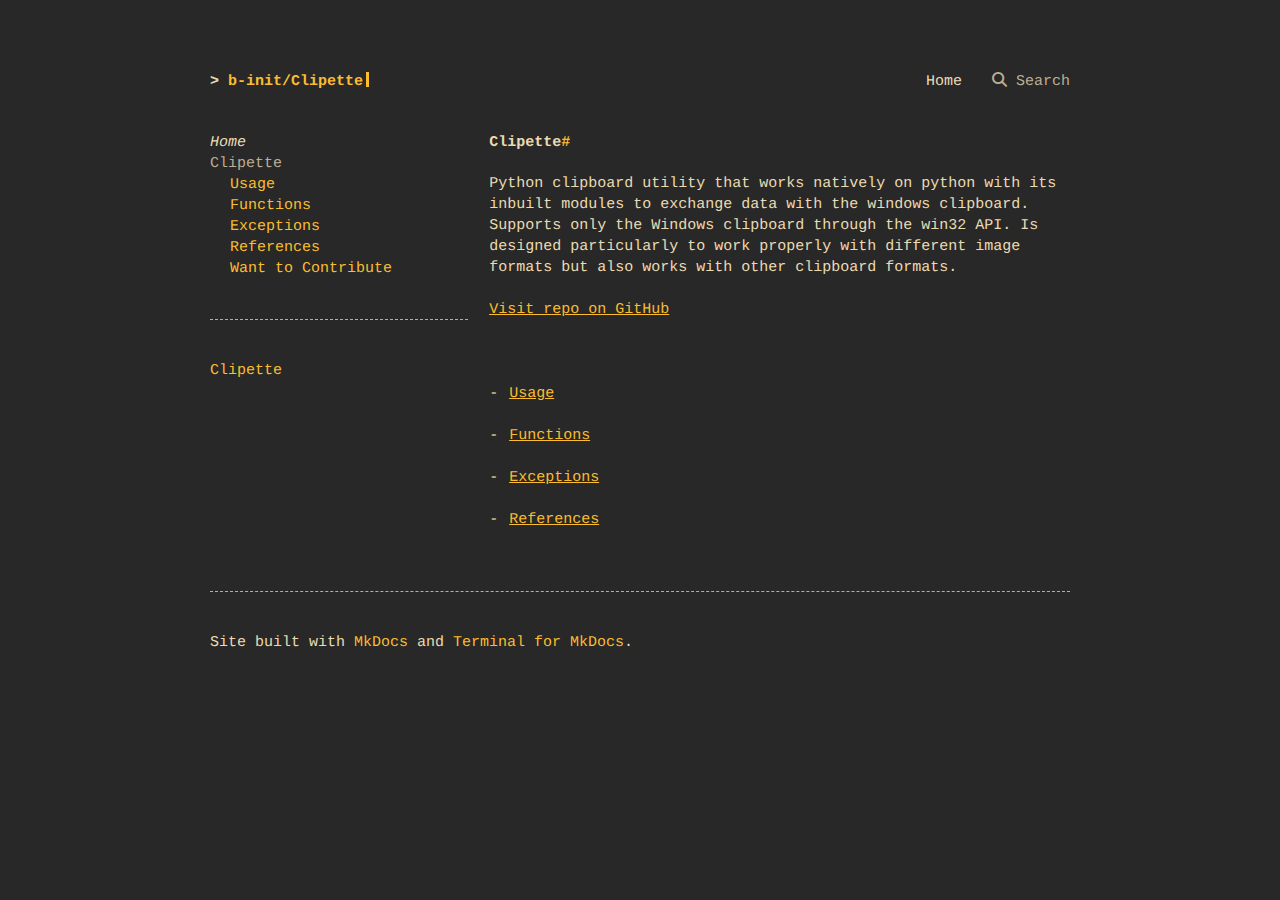
<file: index.html>
<!DOCTYPE html>
<html lang="en">
<head>
    
    <meta charset="UTF-8">
    <meta name="viewport" content="width=device-width, initial-scale=1.0">
    <meta http-equiv="X-UA-Compatible" content="ie=edge">
    <meta name="generator" content="mkdocs-1.5.3, mkdocs-terminal-4.4.0">
     
    
    <meta name="author" content="b-init"> 
    <link rel="icon" type="image/png" sizes="192x192" href="img/android-chrome-192x192.png" />
<link rel="icon" type="image/png" sizes="512x512" href="img/android-chrome-512x512.png" />
<link rel="apple-touch-icon" sizes="180x180" href="img/apple-touch-icon.png" />
<link rel="shortcut icon" type="image/png" sizes="48x48" href="img/favicon.ico" />
<link rel="icon" type="image/png" sizes="16x16" href="img/favicon-16x16.png" />
<link rel="icon" type="image/png" sizes="32x32" href="img/favicon-32x32.png" />


    
 
<title>Home - b-init/Clipette</title>


<link href="css/fontawesome/css/fontawesome.min.css" rel="stylesheet">
<link href="css/fontawesome/css/solid.min.css" rel="stylesheet">
<link href="css/normalize.css" rel="stylesheet">
<link href="css/terminal.css" rel="stylesheet">
<link href="css/theme.css" rel="stylesheet">
<link href="css/theme.tile_grid.css" rel="stylesheet">
<link href="css/theme.footer.css" rel="stylesheet">
<!-- gruvbox_dark color palette -->
<link href="css/palettes/gruvbox_dark.css" rel="stylesheet">

<!-- page layout -->
<style>
/* initially set page layout to a one column grid */
.terminal-mkdocs-main-grid {
    display: grid;
    grid-column-gap: 1.4em;
    grid-template-columns: auto;
    grid-template-rows: auto;
}

/*  
*   when side navigation is not hidden, use a two column grid.  
*   if the screen is too narrow, fall back to the initial one column grid layout.
*   in this case the main content will be placed under the navigation panel. 
*/
@media only screen and (min-width: 70em) {
    .terminal-mkdocs-main-grid {
        grid-template-columns: 4fr 9fr;
    }
}</style>



    
    <link href="extra.css" rel="stylesheet">  
    
    

    
    <!-- search css support -->
<link href="css/search/bootstrap-modal.css" rel="stylesheet">
<!-- search scripts -->
<script>
    var base_url = ".",
    shortcuts = "{}";
</script>
<script src="js/jquery/jquery-1.10.1.min.js" defer></script>
<script src="js/bootstrap/bootstrap.min.js" defer></script>
<script src="js/mkdocs/base.js" defer></script>
    
    
    
    
    <script src="search/main.js"></script>
    

    
</head>

<body class="terminal"><div class="container">
    <div class="terminal-nav">
        <header class="terminal-logo">
            <div id="mkdocs-terminal-site-name" class="logo terminal-prompt"><a href="/" class="no-style">b-init/Clipette</a></div>
        </header>
        
        <nav class="terminal-menu">
            
            <ul vocab="https://schema.org/" typeof="BreadcrumbList">
                
                
                <li property="itemListElement" typeof="ListItem">
                    <a href="." class="menu-item active" property="item" typeof="WebPage">
                        <span property="name">Home</span>
                    </a>
                    <meta property="position" content="0">
                </li>
                
                
                
                    
                    


<li property="itemListElement" typeof="ListItem">
    <a href="#" class="menu-item" data-toggle="modal" data-target="#mkdocs_search_modal" property="item" typeof="SearchAction">
        <i aria-hidden="true" class="fa fa-search"></i> <span property="name">Search</span>
    </a>
    <meta property="position" content="1">
</li>
                    
            </ul>
            
        </nav>
    </div>
</div>
        
    <div class="container">
        <div class="terminal-mkdocs-main-grid"><aside id="terminal-mkdocs-side-panel"><nav>
  
    <ul class="terminal-mkdocs-side-nav-items">
        
          



<li class="terminal-mkdocs-side-nav-li">
    
    
    
        
        <span class="

    terminal-mkdocs-side-nav-item--active">Home</span>
    
    
    
  </li>
        
          



<li class="terminal-mkdocs-side-nav-li">
    
    
        
        
            
                
        

        
            
    
        
        
            
            
            <span class="
        
            
        
    

    terminal-mkdocs-side-nav-item terminal-mkdocs-side-nav-section-no-index">Clipette</span>
        
    
    
        
      
        
            <ul class="terminal-mkdocs-side-nav-li-ul">
        
            
            
                
                
            

             
                <li class="terminal-mkdocs-side-nav-li-ul-li">
    
        
        
            <a class="

    terminal-mkdocs-side-nav-item" href="usage/">Usage</a>
        
    
    </li>
            
        
            
            
                
                
            

             
                <li class="terminal-mkdocs-side-nav-li-ul-li">
    
        
        
            <a class="

    terminal-mkdocs-side-nav-item" href="functions/">Functions</a>
        
    
    </li>
            
        
            
            
                
                
            

             
                <li class="terminal-mkdocs-side-nav-li-ul-li">
    
        
        
            <a class="

    terminal-mkdocs-side-nav-item" href="exceptions/">Exceptions</a>
        
    
    </li>
            
        
            
            
                
                
            

             
                <li class="terminal-mkdocs-side-nav-li-ul-li">
    
        
        
            <a class="

    terminal-mkdocs-side-nav-item" href="references/">References</a>
        
    
    </li>
            
        
            
            
                
                
            

             
                <li class="terminal-mkdocs-side-nav-li-ul-li">
    
        
        
            <a class="

    terminal-mkdocs-side-nav-item" href="Contributing-guide/">Want to Contribute</a>
        
    
    </li>
            
            
    </ul>
        
    
  </li>
        
    </ul>
  
</nav><hr>
<nav>
    <ul>
        <li><a href="#clipette">Clipette</a></li>
        
    </ul>
</nav>
</aside>
            <main id="terminal-mkdocs-main-content">
<section id="mkdocs-terminal-content">
    <h1 id="clipette">Clipette<a class="headerlink" href="#clipette" title="Permanent link">#</a></h1>
<p>Python clipboard utility that works natively on python with its inbuilt 
modules to exchange data with the windows clipboard.
Supports only the Windows clipboard through the win32 API.
Is designed particularly to work properly with different image formats
but also works with other clipboard formats.</p>
<p><a href="https://github.com/b-init/clipette">Visit repo on GitHub</a></p>
<p>&nbsp;</p>
<ul>
<li>
<p><a href="usage/">Usage</a></p>
</li>
<li>
<p><a href="functions/">Functions</a> </p>
</li>
<li>
<p><a href="exceptions/">Exceptions</a></p>
</li>
<li>
<p><a href="references/">References</a></p>
</li>
</ul>
</section>

            </main>
        </div>
        <hr><footer>
    <div class="terminal-mkdocs-footer-grid">
        <div id="terminal-mkdocs-footer-copyright-info">
             Site built with <a href="http://www.mkdocs.org">MkDocs</a> and <a href="https://github.com/ntno/mkdocs-terminal">Terminal for MkDocs</a>.
        </div>
    </div>
</footer>
    </div>

    
    <div class="modal" id="mkdocs_search_modal" tabindex="-1" role="alertdialog" aria-modal="true" aria-labelledby="searchModalLabel">
    <div class="modal-dialog modal-lg" role="search">
        <div class="modal-content">
            <div class="modal-header">
                <h5 class="modal-title" id="searchModalLabel">Search</h5>
                <button type="button" class="close btn btn-default btn-ghost" data-dismiss="modal"><span aria-hidden="true">x</span><span class="sr-only">Close</span></button>
            </div>
            <div class="modal-body">
                <p id="searchInputLabel">Type to start searching</p>
                <form>
                    <div class="form-group">
                        <input type="search" class="form-control" aria-labelledby="searchInputLabel" placeholder="" id="mkdocs-search-query" title="Please enter search terms here">
                    </div>
                </form>
                <div id="mkdocs-search-results" data-no-results-text="No document matches found"></div>
            </div>
            <div class="modal-footer">
            </div>
        </div>
    </div>
</div>
    
    
</body>

</html>
</file>
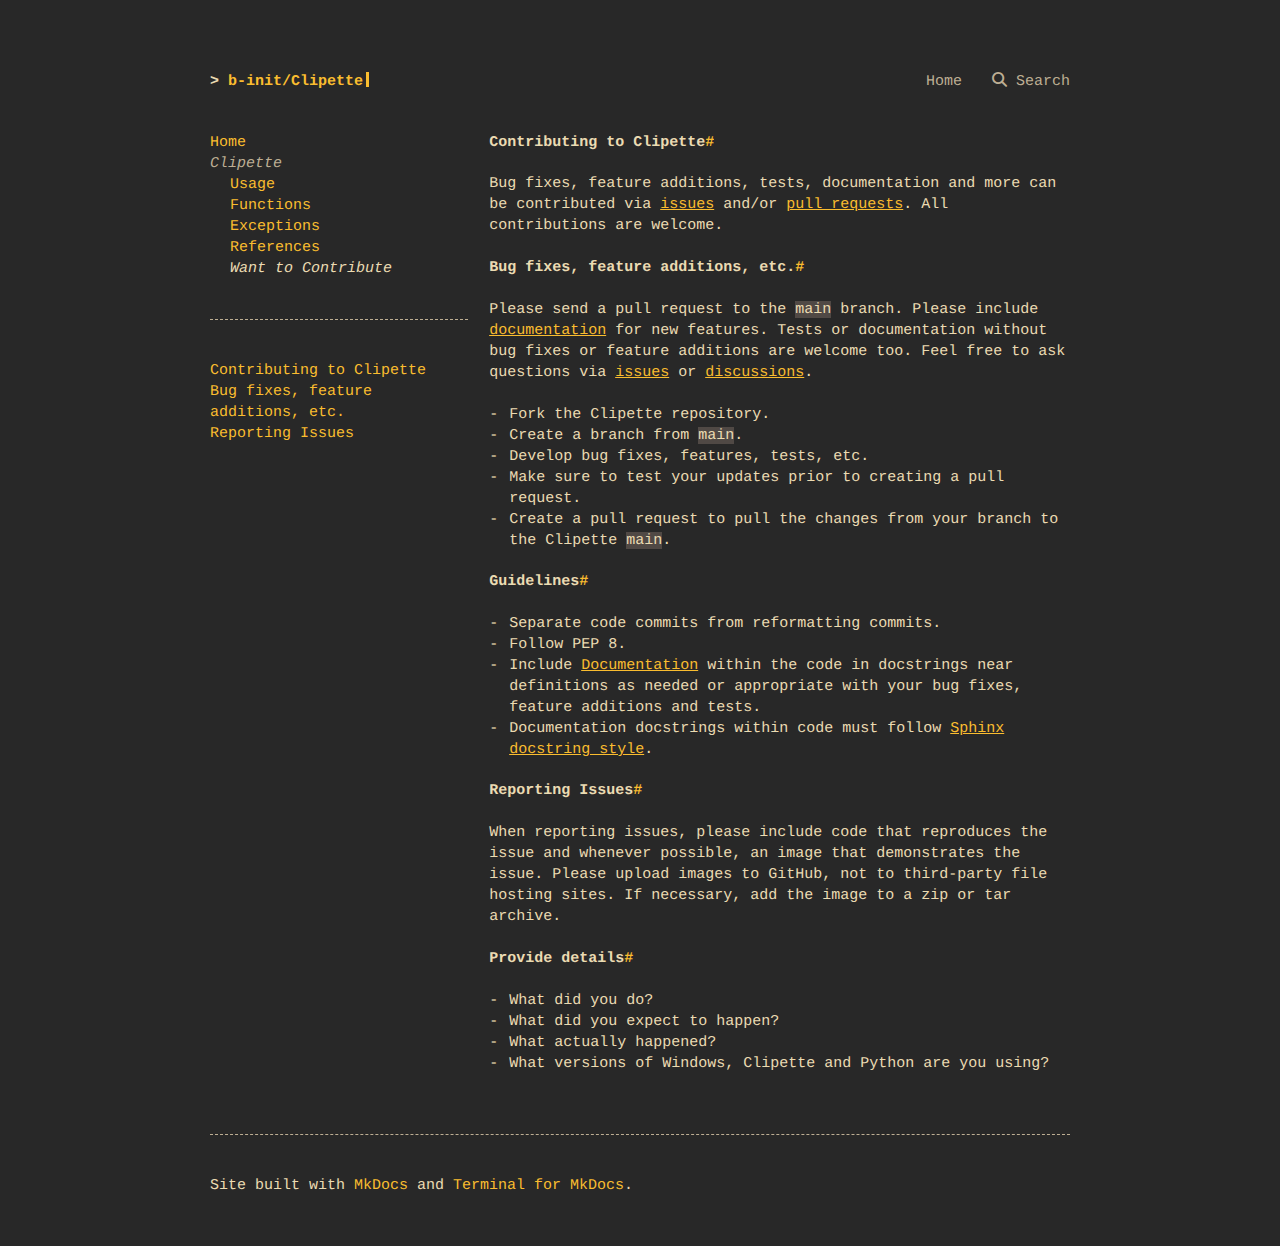
<file: Contributing-guide/index.html>
<!DOCTYPE html>
<html lang="en">
<head>
    
    <meta charset="UTF-8">
    <meta name="viewport" content="width=device-width, initial-scale=1.0">
    <meta http-equiv="X-UA-Compatible" content="ie=edge">
    <meta name="generator" content="mkdocs-1.5.3, mkdocs-terminal-4.4.0">
     
    
    <meta name="author" content="b-init"> 
    <link rel="icon" type="image/png" sizes="192x192" href="../img/android-chrome-192x192.png" />
<link rel="icon" type="image/png" sizes="512x512" href="../img/android-chrome-512x512.png" />
<link rel="apple-touch-icon" sizes="180x180" href="../img/apple-touch-icon.png" />
<link rel="shortcut icon" type="image/png" sizes="48x48" href="../img/favicon.ico" />
<link rel="icon" type="image/png" sizes="16x16" href="../img/favicon-16x16.png" />
<link rel="icon" type="image/png" sizes="32x32" href="../img/favicon-32x32.png" />


    
 
<title>Want to Contribute - b-init/Clipette</title>


<link href="../css/fontawesome/css/fontawesome.min.css" rel="stylesheet">
<link href="../css/fontawesome/css/solid.min.css" rel="stylesheet">
<link href="../css/normalize.css" rel="stylesheet">
<link href="../css/terminal.css" rel="stylesheet">
<link href="../css/theme.css" rel="stylesheet">
<link href="../css/theme.tile_grid.css" rel="stylesheet">
<link href="../css/theme.footer.css" rel="stylesheet">
<!-- gruvbox_dark color palette -->
<link href="../css/palettes/gruvbox_dark.css" rel="stylesheet">

<!-- page layout -->
<style>
/* initially set page layout to a one column grid */
.terminal-mkdocs-main-grid {
    display: grid;
    grid-column-gap: 1.4em;
    grid-template-columns: auto;
    grid-template-rows: auto;
}

/*  
*   when side navigation is not hidden, use a two column grid.  
*   if the screen is too narrow, fall back to the initial one column grid layout.
*   in this case the main content will be placed under the navigation panel. 
*/
@media only screen and (min-width: 70em) {
    .terminal-mkdocs-main-grid {
        grid-template-columns: 4fr 9fr;
    }
}</style>



    
    <link href="../extra.css" rel="stylesheet">  
    
    

    
    <!-- search css support -->
<link href="../css/search/bootstrap-modal.css" rel="stylesheet">
<!-- search scripts -->
<script>
    var base_url = "..",
    shortcuts = "{}";
</script>
<script src="../js/jquery/jquery-1.10.1.min.js" defer></script>
<script src="../js/bootstrap/bootstrap.min.js" defer></script>
<script src="../js/mkdocs/base.js" defer></script>
    
    
    
    
    <script src="../search/main.js"></script>
    

    
</head>

<body class="terminal"><div class="container">
    <div class="terminal-nav">
        <header class="terminal-logo">
            <div id="mkdocs-terminal-site-name" class="logo terminal-prompt"><a href="/" class="no-style">b-init/Clipette</a></div>
        </header>
        
        <nav class="terminal-menu">
            
            <ul vocab="https://schema.org/" typeof="BreadcrumbList">
                
                
                <li property="itemListElement" typeof="ListItem">
                    <a href=".." class="menu-item " property="item" typeof="WebPage">
                        <span property="name">Home</span>
                    </a>
                    <meta property="position" content="0">
                </li>
                
                
                
                    
                    


<li property="itemListElement" typeof="ListItem">
    <a href="#" class="menu-item" data-toggle="modal" data-target="#mkdocs_search_modal" property="item" typeof="SearchAction">
        <i aria-hidden="true" class="fa fa-search"></i> <span property="name">Search</span>
    </a>
    <meta property="position" content="1">
</li>
                    
            </ul>
            
        </nav>
    </div>
</div>
        
    <div class="container">
        <div class="terminal-mkdocs-main-grid"><aside id="terminal-mkdocs-side-panel"><nav>
  
    <ul class="terminal-mkdocs-side-nav-items">
        
          



<li class="terminal-mkdocs-side-nav-li">
    
    
    
        
        
            <a class="

    terminal-mkdocs-side-nav-item" href="..">Home</a>
        
    
    
    
  </li>
        
          



<li class="terminal-mkdocs-side-nav-li">
    
    
        
        
            
                
        

        
            
    
        
        <span class="
        
            
        
    

    terminal-mkdocs-side-nav-item--active terminal-mkdocs-side-nav-section-no-index">Clipette</span>
    
    
        
      
        
            <ul class="terminal-mkdocs-side-nav-li-ul">
        
            
            
                
                
            

             
                <li class="terminal-mkdocs-side-nav-li-ul-li">
    
        
        
            <a class="

    terminal-mkdocs-side-nav-item" href="../usage/">Usage</a>
        
    
    </li>
            
        
            
            
                
                
            

             
                <li class="terminal-mkdocs-side-nav-li-ul-li">
    
        
        
            <a class="

    terminal-mkdocs-side-nav-item" href="../functions/">Functions</a>
        
    
    </li>
            
        
            
            
                
                
            

             
                <li class="terminal-mkdocs-side-nav-li-ul-li">
    
        
        
            <a class="

    terminal-mkdocs-side-nav-item" href="../exceptions/">Exceptions</a>
        
    
    </li>
            
        
            
            
                
                
            

             
                <li class="terminal-mkdocs-side-nav-li-ul-li">
    
        
        
            <a class="

    terminal-mkdocs-side-nav-item" href="../references/">References</a>
        
    
    </li>
            
        
            
            
                
                
            

             
                <li class="terminal-mkdocs-side-nav-li-ul-li">
    
        
        <span class="

    terminal-mkdocs-side-nav-item--active">Want to Contribute</span>
    
    </li>
            
            
    </ul>
        
    
  </li>
        
    </ul>
  
</nav><hr>
<nav>
    <ul>
        <li><a href="#contributing-to-clipette">Contributing to Clipette</a></li>
        <li><a href="#bug-fixes-feature-additions-etc">Bug fixes, feature additions, etc.</a></li><li><a href="#reporting-issues">Reporting Issues</a></li>
    </ul>
</nav>
</aside>
            <main id="terminal-mkdocs-main-content">
<section id="mkdocs-terminal-content">
    <h1 id="contributing-to-clipette">Contributing to Clipette<a class="headerlink" href="#contributing-to-clipette" title="Permanent link">#</a></h1>
<p>Bug fixes, feature additions, tests, documentation and more can be contributed via <a href="https://github.com/b-init/clipette/issues">issues</a> and/or <a href="https://github.com/b-init/clipette/pulls">pull requests</a>. All contributions are welcome.</p>
<h2 id="bug-fixes-feature-additions-etc">Bug fixes, feature additions, etc.<a class="headerlink" href="#bug-fixes-feature-additions-etc" title="Permanent link">#</a></h2>
<p>Please send a pull request to the <code>main</code> branch. Please include <a href="https://github.com/b-init/clipette/tree/main/docs">documentation</a> for new features. Tests or documentation without bug fixes or feature additions are welcome too. Feel free to ask questions via <a href="https://github.com/b-init/clipette/issues">issues</a> or <a href="https://github.com/b-init/clipette/discussions">discussions</a>.</p>
<ul>
<li>Fork the Clipette repository.</li>
<li>Create a branch from <code>main</code>.</li>
<li>Develop bug fixes, features, tests, etc.</li>
<li>Make sure to test your updates prior to creating a pull request.</li>
<li>Create a pull request to pull the changes from your branch to the Clipette <code>main</code>.</li>
</ul>
<h3 id="guidelines">Guidelines<a class="headerlink" href="#guidelines" title="Permanent link">#</a></h3>
<ul>
<li>Separate code commits from reformatting commits.</li>
<li>Follow PEP 8.</li>
<li>Include <a href="https://github.com/b-init/clipette/tree/main/docs">Documentation</a> within the code in docstrings near definitions as needed or appropriate with your bug fixes, feature additions and tests. </li>
<li>Documentation docstrings within code must follow <a href="https://sphinx-rtd-tutorial.readthedocs.io/en/latest/docstrings.html">Sphinx docstring style</a>.</li>
</ul>
<h2 id="reporting-issues">Reporting Issues<a class="headerlink" href="#reporting-issues" title="Permanent link">#</a></h2>
<p>When reporting issues, please include code that reproduces the issue and whenever possible, an image that demonstrates the issue. Please upload images to GitHub, not to third-party file hosting sites. If necessary, add the image to a zip or tar archive.</p>
<h3 id="provide-details">Provide details<a class="headerlink" href="#provide-details" title="Permanent link">#</a></h3>
<ul>
<li>What did you do?</li>
<li>What did you expect to happen?</li>
<li>What actually happened?</li>
<li>What versions of Windows, Clipette and Python are you using?</li>
</ul>
</section>

            </main>
        </div>
        <hr><footer>
    <div class="terminal-mkdocs-footer-grid">
        <div id="terminal-mkdocs-footer-copyright-info">
             Site built with <a href="http://www.mkdocs.org">MkDocs</a> and <a href="https://github.com/ntno/mkdocs-terminal">Terminal for MkDocs</a>.
        </div>
    </div>
</footer>
    </div>

    
    <div class="modal" id="mkdocs_search_modal" tabindex="-1" role="alertdialog" aria-modal="true" aria-labelledby="searchModalLabel">
    <div class="modal-dialog modal-lg" role="search">
        <div class="modal-content">
            <div class="modal-header">
                <h5 class="modal-title" id="searchModalLabel">Search</h5>
                <button type="button" class="close btn btn-default btn-ghost" data-dismiss="modal"><span aria-hidden="true">x</span><span class="sr-only">Close</span></button>
            </div>
            <div class="modal-body">
                <p id="searchInputLabel">Type to start searching</p>
                <form>
                    <div class="form-group">
                        <input type="search" class="form-control" aria-labelledby="searchInputLabel" placeholder="" id="mkdocs-search-query" title="Please enter search terms here">
                    </div>
                </form>
                <div id="mkdocs-search-results" data-no-results-text="No document matches found"></div>
            </div>
            <div class="modal-footer">
            </div>
        </div>
    </div>
</div>
    
    
</body>

</html>
</file>
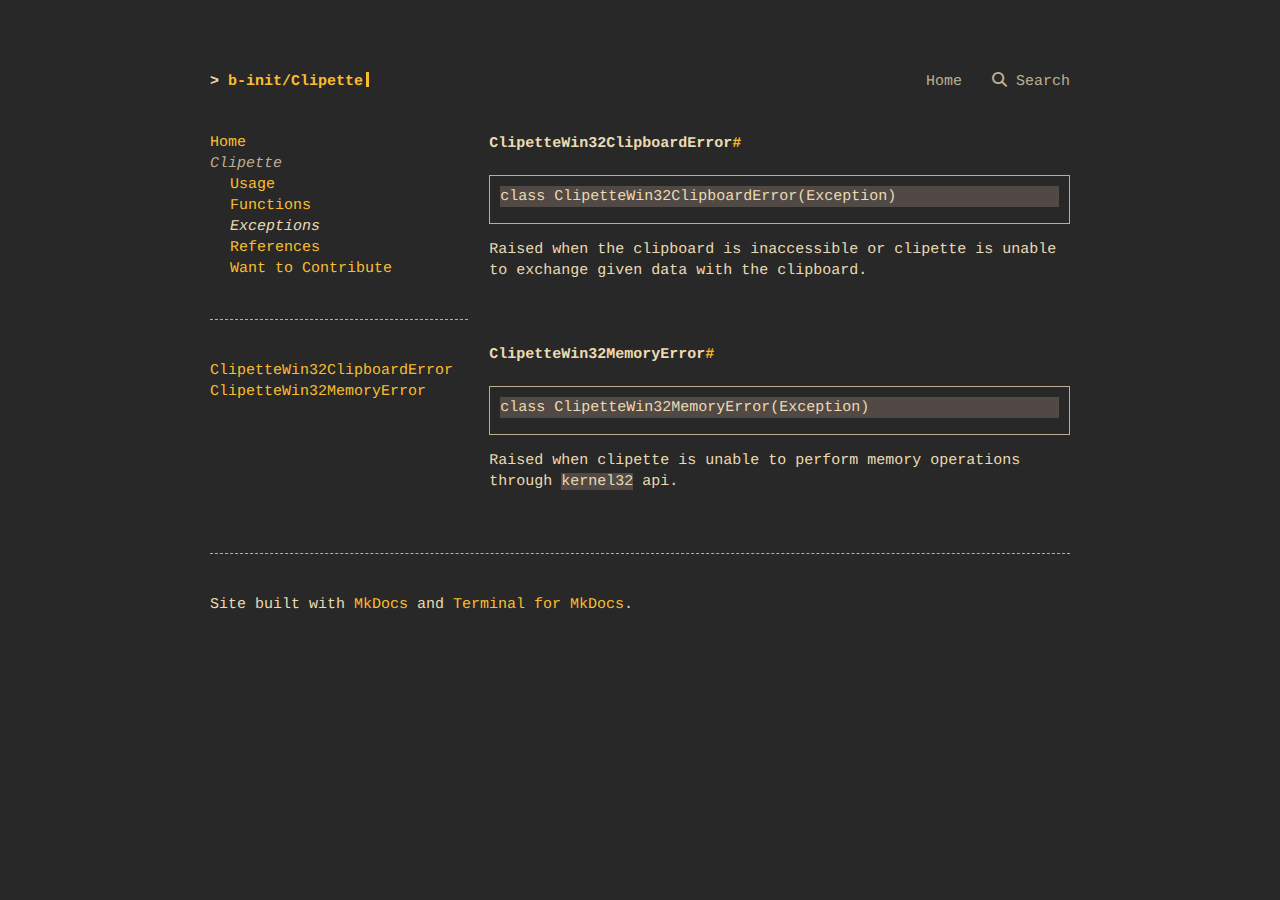
<file: exceptions/index.html>
<!DOCTYPE html>
<html lang="en">
<head>
    
    <meta charset="UTF-8">
    <meta name="viewport" content="width=device-width, initial-scale=1.0">
    <meta http-equiv="X-UA-Compatible" content="ie=edge">
    <meta name="generator" content="mkdocs-1.5.3, mkdocs-terminal-4.4.0">
     
    
    <meta name="author" content="b-init"> 
    <link rel="icon" type="image/png" sizes="192x192" href="../img/android-chrome-192x192.png" />
<link rel="icon" type="image/png" sizes="512x512" href="../img/android-chrome-512x512.png" />
<link rel="apple-touch-icon" sizes="180x180" href="../img/apple-touch-icon.png" />
<link rel="shortcut icon" type="image/png" sizes="48x48" href="../img/favicon.ico" />
<link rel="icon" type="image/png" sizes="16x16" href="../img/favicon-16x16.png" />
<link rel="icon" type="image/png" sizes="32x32" href="../img/favicon-32x32.png" />


    
 
<title>Exceptions - b-init/Clipette</title>


<link href="../css/fontawesome/css/fontawesome.min.css" rel="stylesheet">
<link href="../css/fontawesome/css/solid.min.css" rel="stylesheet">
<link href="../css/normalize.css" rel="stylesheet">
<link href="../css/terminal.css" rel="stylesheet">
<link href="../css/theme.css" rel="stylesheet">
<link href="../css/theme.tile_grid.css" rel="stylesheet">
<link href="../css/theme.footer.css" rel="stylesheet">
<!-- gruvbox_dark color palette -->
<link href="../css/palettes/gruvbox_dark.css" rel="stylesheet">

<!-- page layout -->
<style>
/* initially set page layout to a one column grid */
.terminal-mkdocs-main-grid {
    display: grid;
    grid-column-gap: 1.4em;
    grid-template-columns: auto;
    grid-template-rows: auto;
}

/*  
*   when side navigation is not hidden, use a two column grid.  
*   if the screen is too narrow, fall back to the initial one column grid layout.
*   in this case the main content will be placed under the navigation panel. 
*/
@media only screen and (min-width: 70em) {
    .terminal-mkdocs-main-grid {
        grid-template-columns: 4fr 9fr;
    }
}</style>



    
    <link href="../extra.css" rel="stylesheet">  
    
    

    
    <!-- search css support -->
<link href="../css/search/bootstrap-modal.css" rel="stylesheet">
<!-- search scripts -->
<script>
    var base_url = "..",
    shortcuts = "{}";
</script>
<script src="../js/jquery/jquery-1.10.1.min.js" defer></script>
<script src="../js/bootstrap/bootstrap.min.js" defer></script>
<script src="../js/mkdocs/base.js" defer></script>
    
    
    
    
    <script src="../search/main.js"></script>
    

    
</head>

<body class="terminal"><div class="container">
    <div class="terminal-nav">
        <header class="terminal-logo">
            <div id="mkdocs-terminal-site-name" class="logo terminal-prompt"><a href="/" class="no-style">b-init/Clipette</a></div>
        </header>
        
        <nav class="terminal-menu">
            
            <ul vocab="https://schema.org/" typeof="BreadcrumbList">
                
                
                <li property="itemListElement" typeof="ListItem">
                    <a href=".." class="menu-item " property="item" typeof="WebPage">
                        <span property="name">Home</span>
                    </a>
                    <meta property="position" content="0">
                </li>
                
                
                
                    
                    


<li property="itemListElement" typeof="ListItem">
    <a href="#" class="menu-item" data-toggle="modal" data-target="#mkdocs_search_modal" property="item" typeof="SearchAction">
        <i aria-hidden="true" class="fa fa-search"></i> <span property="name">Search</span>
    </a>
    <meta property="position" content="1">
</li>
                    
            </ul>
            
        </nav>
    </div>
</div>
        
    <div class="container">
        <div class="terminal-mkdocs-main-grid"><aside id="terminal-mkdocs-side-panel"><nav>
  
    <ul class="terminal-mkdocs-side-nav-items">
        
          



<li class="terminal-mkdocs-side-nav-li">
    
    
    
        
        
            <a class="

    terminal-mkdocs-side-nav-item" href="..">Home</a>
        
    
    
    
  </li>
        
          



<li class="terminal-mkdocs-side-nav-li">
    
    
        
        
            
                
        

        
            
    
        
        <span class="
        
            
        
    

    terminal-mkdocs-side-nav-item--active terminal-mkdocs-side-nav-section-no-index">Clipette</span>
    
    
        
      
        
            <ul class="terminal-mkdocs-side-nav-li-ul">
        
            
            
                
                
            

             
                <li class="terminal-mkdocs-side-nav-li-ul-li">
    
        
        
            <a class="

    terminal-mkdocs-side-nav-item" href="../usage/">Usage</a>
        
    
    </li>
            
        
            
            
                
                
            

             
                <li class="terminal-mkdocs-side-nav-li-ul-li">
    
        
        
            <a class="

    terminal-mkdocs-side-nav-item" href="../functions/">Functions</a>
        
    
    </li>
            
        
            
            
                
                
            

             
                <li class="terminal-mkdocs-side-nav-li-ul-li">
    
        
        <span class="

    terminal-mkdocs-side-nav-item--active">Exceptions</span>
    
    </li>
            
        
            
            
                
                
            

             
                <li class="terminal-mkdocs-side-nav-li-ul-li">
    
        
        
            <a class="

    terminal-mkdocs-side-nav-item" href="../references/">References</a>
        
    
    </li>
            
        
            
            
                
                
            

             
                <li class="terminal-mkdocs-side-nav-li-ul-li">
    
        
        
            <a class="

    terminal-mkdocs-side-nav-item" href="../Contributing-guide/">Want to Contribute</a>
        
    
    </li>
            
            
    </ul>
        
    
  </li>
        
    </ul>
  
</nav><hr>
<nav>
    <ul>
        <li><a href="#clipettewin32clipboarderror">ClipetteWin32ClipboardError</a></li>
        <li><a href="#clipettewin32memoryerror">ClipetteWin32MemoryError</a></li>
        
    </ul>
</nav>
</aside>
            <main id="terminal-mkdocs-main-content">
<section id="mkdocs-terminal-content">
    <p><a id="clipette.ClipetteWin32ClipboardError"></a></p>
<h2 id="clipettewin32clipboarderror">ClipetteWin32ClipboardError<a class="headerlink" href="#clipettewin32clipboarderror" title="Permanent link">#</a></h2>
<pre><code class="language-python">class ClipetteWin32ClipboardError(Exception)
</code></pre>
<p>Raised when the clipboard is inaccessible or clipette is unable to
exchange given data with the clipboard.</p>
<p><a id="clipette.ClipetteWin32MemoryError"></a></p>
<p>&nbsp;</p>
<h2 id="clipettewin32memoryerror">ClipetteWin32MemoryError<a class="headerlink" href="#clipettewin32memoryerror" title="Permanent link">#</a></h2>
<pre><code class="language-python">class ClipetteWin32MemoryError(Exception)
</code></pre>
<p>Raised when clipette is unable to perform memory operations through
<code>kernel32</code> api.</p>
</section>

            </main>
        </div>
        <hr><footer>
    <div class="terminal-mkdocs-footer-grid">
        <div id="terminal-mkdocs-footer-copyright-info">
             Site built with <a href="http://www.mkdocs.org">MkDocs</a> and <a href="https://github.com/ntno/mkdocs-terminal">Terminal for MkDocs</a>.
        </div>
    </div>
</footer>
    </div>

    
    <div class="modal" id="mkdocs_search_modal" tabindex="-1" role="alertdialog" aria-modal="true" aria-labelledby="searchModalLabel">
    <div class="modal-dialog modal-lg" role="search">
        <div class="modal-content">
            <div class="modal-header">
                <h5 class="modal-title" id="searchModalLabel">Search</h5>
                <button type="button" class="close btn btn-default btn-ghost" data-dismiss="modal"><span aria-hidden="true">x</span><span class="sr-only">Close</span></button>
            </div>
            <div class="modal-body">
                <p id="searchInputLabel">Type to start searching</p>
                <form>
                    <div class="form-group">
                        <input type="search" class="form-control" aria-labelledby="searchInputLabel" placeholder="" id="mkdocs-search-query" title="Please enter search terms here">
                    </div>
                </form>
                <div id="mkdocs-search-results" data-no-results-text="No document matches found"></div>
            </div>
            <div class="modal-footer">
            </div>
        </div>
    </div>
</div>
    
    
</body>

</html>
</file>
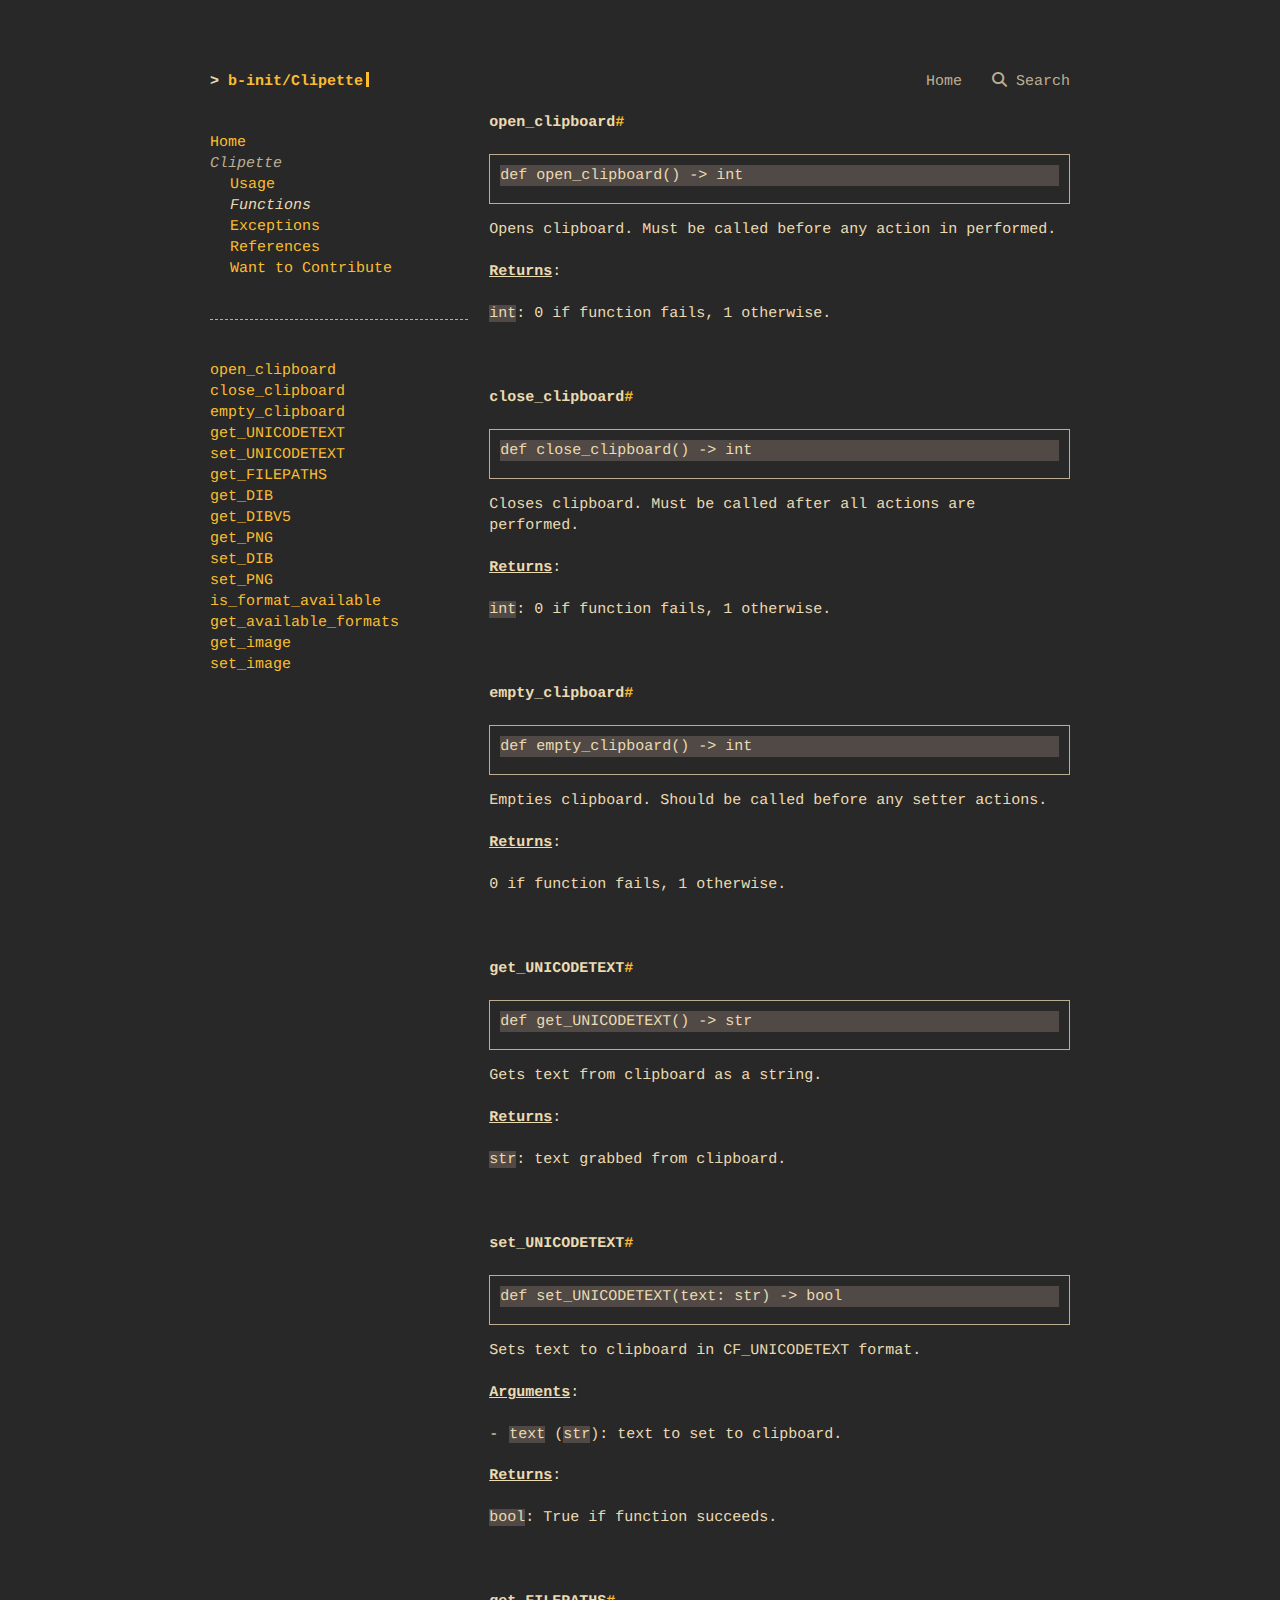
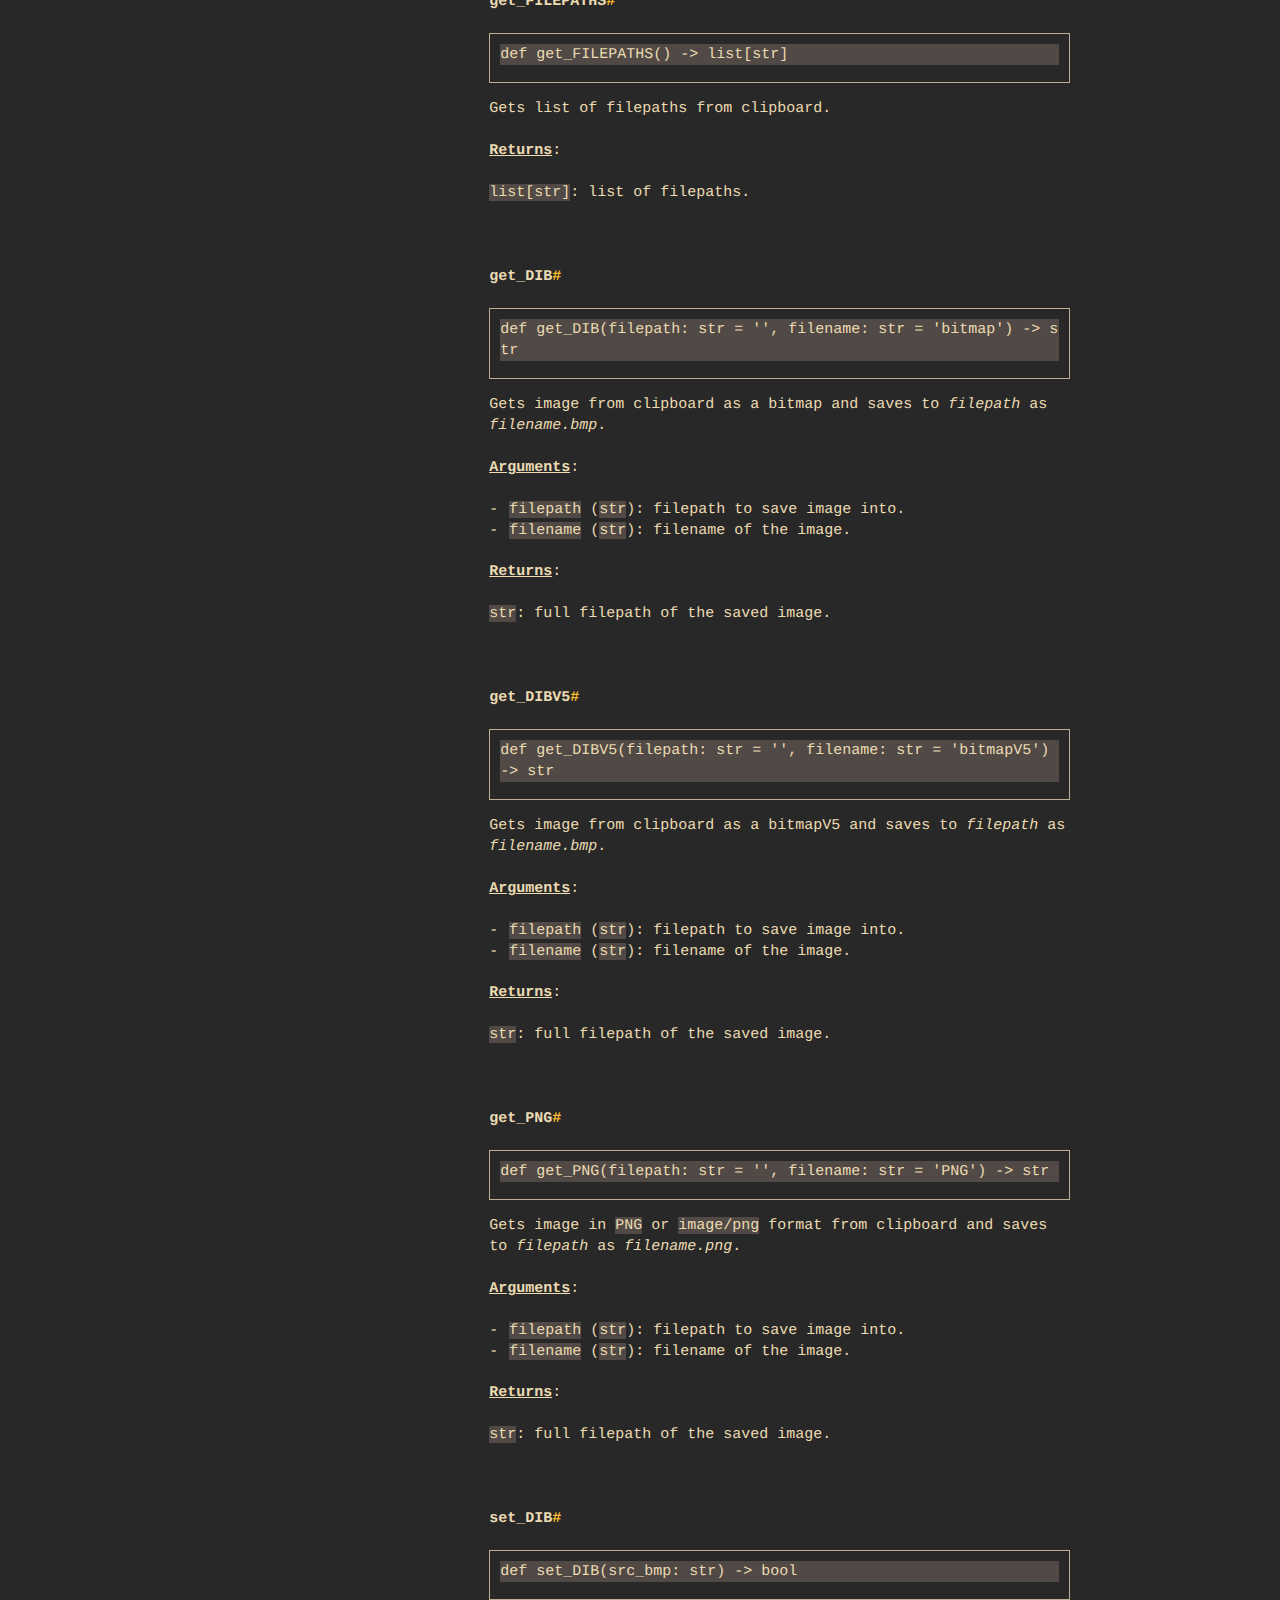
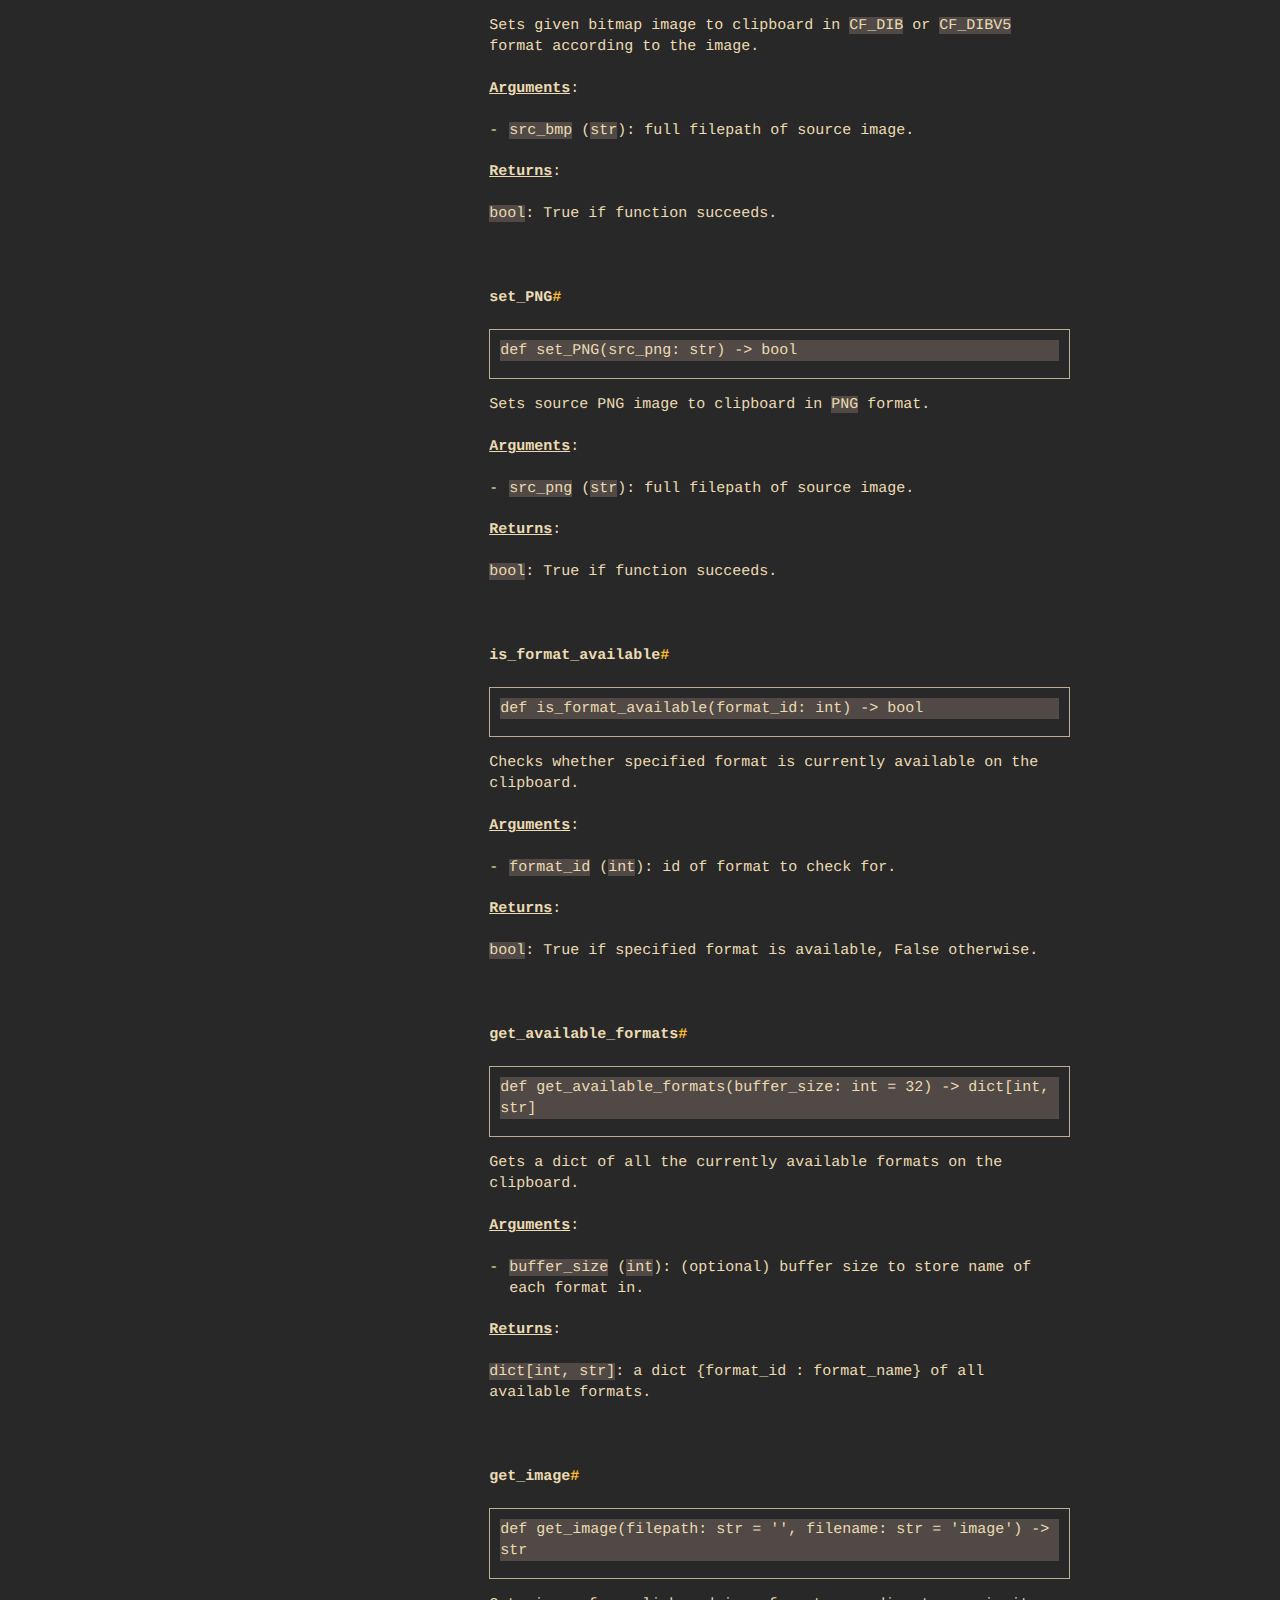
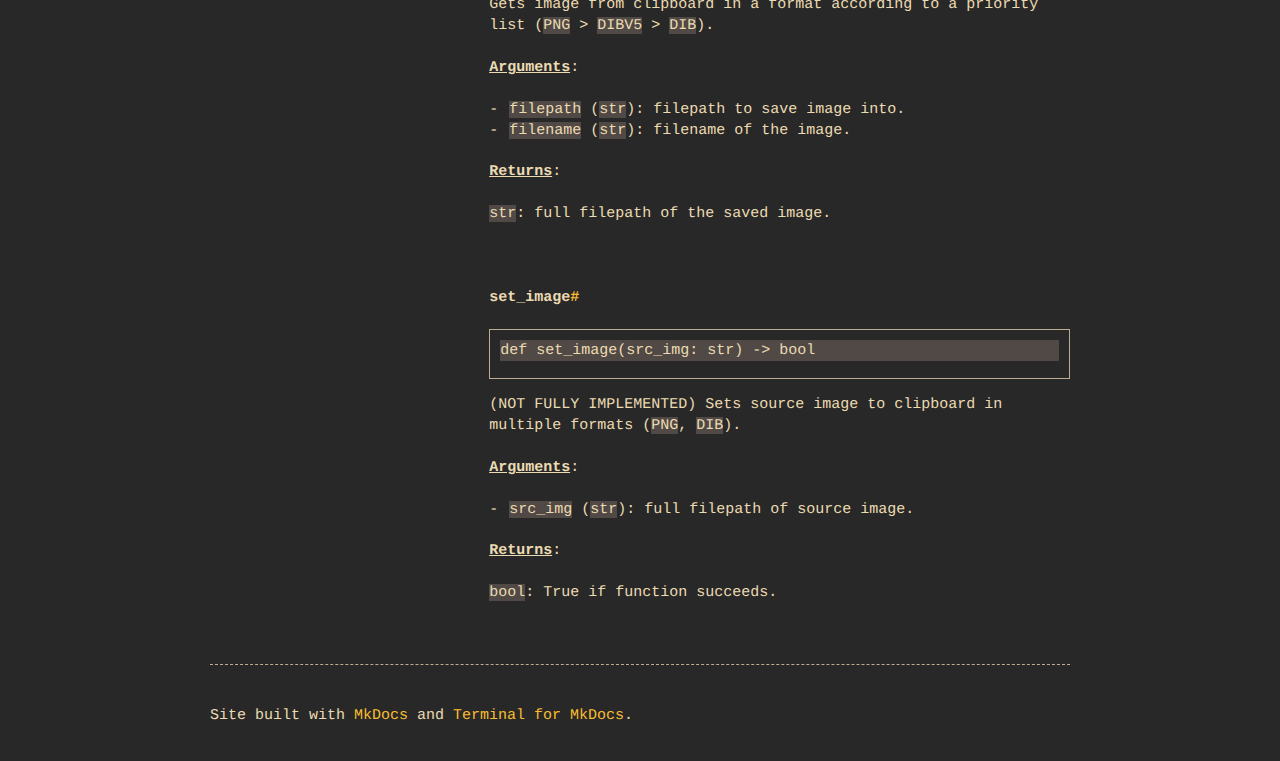
<file: functions/index.html>
<!DOCTYPE html>
<html lang="en">
<head>
    
    <meta charset="UTF-8">
    <meta name="viewport" content="width=device-width, initial-scale=1.0">
    <meta http-equiv="X-UA-Compatible" content="ie=edge">
    <meta name="generator" content="mkdocs-1.5.3, mkdocs-terminal-4.4.0">
     
    
    <meta name="author" content="b-init"> 
    <link rel="icon" type="image/png" sizes="192x192" href="../img/android-chrome-192x192.png" />
<link rel="icon" type="image/png" sizes="512x512" href="../img/android-chrome-512x512.png" />
<link rel="apple-touch-icon" sizes="180x180" href="../img/apple-touch-icon.png" />
<link rel="shortcut icon" type="image/png" sizes="48x48" href="../img/favicon.ico" />
<link rel="icon" type="image/png" sizes="16x16" href="../img/favicon-16x16.png" />
<link rel="icon" type="image/png" sizes="32x32" href="../img/favicon-32x32.png" />


    
 
<title>Functions - b-init/Clipette</title>


<link href="../css/fontawesome/css/fontawesome.min.css" rel="stylesheet">
<link href="../css/fontawesome/css/solid.min.css" rel="stylesheet">
<link href="../css/normalize.css" rel="stylesheet">
<link href="../css/terminal.css" rel="stylesheet">
<link href="../css/theme.css" rel="stylesheet">
<link href="../css/theme.tile_grid.css" rel="stylesheet">
<link href="../css/theme.footer.css" rel="stylesheet">
<!-- gruvbox_dark color palette -->
<link href="../css/palettes/gruvbox_dark.css" rel="stylesheet">

<!-- page layout -->
<style>
/* initially set page layout to a one column grid */
.terminal-mkdocs-main-grid {
    display: grid;
    grid-column-gap: 1.4em;
    grid-template-columns: auto;
    grid-template-rows: auto;
}

/*  
*   when side navigation is not hidden, use a two column grid.  
*   if the screen is too narrow, fall back to the initial one column grid layout.
*   in this case the main content will be placed under the navigation panel. 
*/
@media only screen and (min-width: 70em) {
    .terminal-mkdocs-main-grid {
        grid-template-columns: 4fr 9fr;
    }
}</style>



    
    <link href="../extra.css" rel="stylesheet">  
    
    

    
    <!-- search css support -->
<link href="../css/search/bootstrap-modal.css" rel="stylesheet">
<!-- search scripts -->
<script>
    var base_url = "..",
    shortcuts = "{}";
</script>
<script src="../js/jquery/jquery-1.10.1.min.js" defer></script>
<script src="../js/bootstrap/bootstrap.min.js" defer></script>
<script src="../js/mkdocs/base.js" defer></script>
    
    
    
    
    <script src="../search/main.js"></script>
    

    
</head>

<body class="terminal"><div class="container">
    <div class="terminal-nav">
        <header class="terminal-logo">
            <div id="mkdocs-terminal-site-name" class="logo terminal-prompt"><a href="/" class="no-style">b-init/Clipette</a></div>
        </header>
        
        <nav class="terminal-menu">
            
            <ul vocab="https://schema.org/" typeof="BreadcrumbList">
                
                
                <li property="itemListElement" typeof="ListItem">
                    <a href=".." class="menu-item " property="item" typeof="WebPage">
                        <span property="name">Home</span>
                    </a>
                    <meta property="position" content="0">
                </li>
                
                
                
                    
                    


<li property="itemListElement" typeof="ListItem">
    <a href="#" class="menu-item" data-toggle="modal" data-target="#mkdocs_search_modal" property="item" typeof="SearchAction">
        <i aria-hidden="true" class="fa fa-search"></i> <span property="name">Search</span>
    </a>
    <meta property="position" content="1">
</li>
                    
            </ul>
            
        </nav>
    </div>
</div>
        
    <div class="container">
        <div class="terminal-mkdocs-main-grid"><aside id="terminal-mkdocs-side-panel"><nav>
  
    <ul class="terminal-mkdocs-side-nav-items">
        
          



<li class="terminal-mkdocs-side-nav-li">
    
    
    
        
        
            <a class="

    terminal-mkdocs-side-nav-item" href="..">Home</a>
        
    
    
    
  </li>
        
          



<li class="terminal-mkdocs-side-nav-li">
    
    
        
        
            
                
        

        
            
    
        
        <span class="
        
            
        
    

    terminal-mkdocs-side-nav-item--active terminal-mkdocs-side-nav-section-no-index">Clipette</span>
    
    
        
      
        
            <ul class="terminal-mkdocs-side-nav-li-ul">
        
            
            
                
                
            

             
                <li class="terminal-mkdocs-side-nav-li-ul-li">
    
        
        
            <a class="

    terminal-mkdocs-side-nav-item" href="../usage/">Usage</a>
        
    
    </li>
            
        
            
            
                
                
            

             
                <li class="terminal-mkdocs-side-nav-li-ul-li">
    
        
        <span class="

    terminal-mkdocs-side-nav-item--active">Functions</span>
    
    </li>
            
        
            
            
                
                
            

             
                <li class="terminal-mkdocs-side-nav-li-ul-li">
    
        
        
            <a class="

    terminal-mkdocs-side-nav-item" href="../exceptions/">Exceptions</a>
        
    
    </li>
            
        
            
            
                
                
            

             
                <li class="terminal-mkdocs-side-nav-li-ul-li">
    
        
        
            <a class="

    terminal-mkdocs-side-nav-item" href="../references/">References</a>
        
    
    </li>
            
        
            
            
                
                
            

             
                <li class="terminal-mkdocs-side-nav-li-ul-li">
    
        
        
            <a class="

    terminal-mkdocs-side-nav-item" href="../Contributing-guide/">Want to Contribute</a>
        
    
    </li>
            
            
    </ul>
        
    
  </li>
        
    </ul>
  
</nav><hr>
<nav>
    <ul>
        <li><a href="#open_clipboard">open_clipboard</a></li>
        <li><a href="#close_clipboard">close_clipboard</a></li>
        <li><a href="#empty_clipboard">empty_clipboard</a></li>
        <li><a href="#get_unicodetext">get_UNICODETEXT</a></li>
        <li><a href="#set_unicodetext">set_UNICODETEXT</a></li>
        <li><a href="#get_filepaths">get_FILEPATHS</a></li>
        <li><a href="#get_dib">get_DIB</a></li>
        <li><a href="#get_dibv5">get_DIBV5</a></li>
        <li><a href="#get_png">get_PNG</a></li>
        <li><a href="#set_dib">set_DIB</a></li>
        <li><a href="#set_png">set_PNG</a></li>
        <li><a href="#is_format_available">is_format_available</a></li>
        <li><a href="#get_available_formats">get_available_formats</a></li>
        <li><a href="#get_image">get_image</a></li>
        <li><a href="#set_image">set_image</a></li>
        
    </ul>
</nav>
</aside>
            <main id="terminal-mkdocs-main-content">
<section id="mkdocs-terminal-content">
    <h2 id="open_clipboard">open_clipboard<a class="headerlink" href="#open_clipboard" title="Permanent link">#</a></h2>
<pre><code class="language-python">def open_clipboard() -&gt; int
</code></pre>
<p>Opens clipboard. Must be called before any action in performed.</p>
<p><strong><ins>Returns</ins></strong>:</p>
<p><code>int</code>: 0 if function fails, 1 otherwise.</p>
<p><a id="clipette.close_clipboard"></a></p>
<p>&nbsp;</p>
<h2 id="close_clipboard">close_clipboard<a class="headerlink" href="#close_clipboard" title="Permanent link">#</a></h2>
<pre><code class="language-python">def close_clipboard() -&gt; int
</code></pre>
<p>Closes clipboard. Must be called after all actions are performed.</p>
<p><strong><ins>Returns</ins></strong>:</p>
<p><code>int</code>: 0 if function fails, 1 otherwise.</p>
<p><a id="clipette.empty_clipboard"></a></p>
<p>&nbsp;</p>
<h2 id="empty_clipboard">empty_clipboard<a class="headerlink" href="#empty_clipboard" title="Permanent link">#</a></h2>
<pre><code class="language-python">def empty_clipboard() -&gt; int
</code></pre>
<p>Empties clipboard. Should be called before any setter actions.</p>
<p><strong><ins>Returns</ins></strong>:</p>
<p>0 if function fails, 1 otherwise.</p>
<p><a id="clipette.get_UNICODETEXT"></a></p>
<p>&nbsp;</p>
<h2 id="get_unicodetext">get_UNICODETEXT<a class="headerlink" href="#get_unicodetext" title="Permanent link">#</a></h2>
<pre><code class="language-python">def get_UNICODETEXT() -&gt; str
</code></pre>
<p>Gets text from clipboard as a string.</p>
<p><strong><ins>Returns</ins></strong>:</p>
<p><code>str</code>: text grabbed from clipboard.</p>
<p><a id="clipette.set_UNICODETEXT"></a></p>
<p>&nbsp;</p>
<h2 id="set_unicodetext">set_UNICODETEXT<a class="headerlink" href="#set_unicodetext" title="Permanent link">#</a></h2>
<pre><code class="language-python">def set_UNICODETEXT(text: str) -&gt; bool
</code></pre>
<p>Sets text to clipboard in CF_UNICODETEXT format.</p>
<p><strong><ins>Arguments</ins></strong>:</p>
<ul>
<li><code>text</code> (<code>str</code>): text to set to clipboard.</li>
</ul>
<p><strong><ins>Returns</ins></strong>:</p>
<p><code>bool</code>: True if function succeeds.</p>
<p><a id="clipette.get_FILEPATHS"></a></p>
<p>&nbsp;</p>
<h2 id="get_filepaths">get_FILEPATHS<a class="headerlink" href="#get_filepaths" title="Permanent link">#</a></h2>
<pre><code class="language-python">def get_FILEPATHS() -&gt; list[str]
</code></pre>
<p>Gets list of filepaths from clipboard. </p>
<p><strong><ins>Returns</ins></strong>:</p>
<p><code>list[str]</code>: list of filepaths.</p>
<p><a id="clipette.get_DIB"></a></p>
<p>&nbsp;</p>
<h2 id="get_dib">get_DIB<a class="headerlink" href="#get_dib" title="Permanent link">#</a></h2>
<pre><code class="language-python">def get_DIB(filepath: str = '', filename: str = 'bitmap') -&gt; str
</code></pre>
<p>Gets image from clipboard as a bitmap and saves to <em>filepath</em> as <em>filename.bmp</em>.</p>
<p><strong><ins>Arguments</ins></strong>:</p>
<ul>
<li><code>filepath</code> (<code>str</code>): filepath to save image into.</li>
<li><code>filename</code> (<code>str</code>): filename of the image.</li>
</ul>
<p><strong><ins>Returns</ins></strong>:</p>
<p><code>str</code>: full filepath of the saved image.</p>
<p><a id="clipette.get_DIBV5"></a></p>
<p>&nbsp;</p>
<h2 id="get_dibv5">get_DIBV5<a class="headerlink" href="#get_dibv5" title="Permanent link">#</a></h2>
<pre><code class="language-python">def get_DIBV5(filepath: str = '', filename: str = 'bitmapV5') -&gt; str
</code></pre>
<p>Gets image from clipboard as a bitmapV5 and saves to <em>filepath</em> as <em>filename.bmp</em>.</p>
<p><strong><ins>Arguments</ins></strong>:</p>
<ul>
<li><code>filepath</code> (<code>str</code>): filepath to save image into.</li>
<li><code>filename</code> (<code>str</code>): filename of the image.</li>
</ul>
<p><strong><ins>Returns</ins></strong>:</p>
<p><code>str</code>: full filepath of the saved image.</p>
<p><a id="clipette.get_PNG"></a></p>
<p>&nbsp;</p>
<h2 id="get_png">get_PNG<a class="headerlink" href="#get_png" title="Permanent link">#</a></h2>
<pre><code class="language-python">def get_PNG(filepath: str = '', filename: str = 'PNG') -&gt; str
</code></pre>
<p>Gets image in <code>PNG</code> or <code>image/png</code> format from clipboard and saves to <em>filepath</em> as <em>filename.png</em>.</p>
<p><strong><ins>Arguments</ins></strong>:</p>
<ul>
<li><code>filepath</code> (<code>str</code>): filepath to save image into.</li>
<li><code>filename</code> (<code>str</code>): filename of the image.</li>
</ul>
<p><strong><ins>Returns</ins></strong>:</p>
<p><code>str</code>: full filepath of the saved image.</p>
<p><a id="clipette.set_DIB"></a></p>
<p>&nbsp;</p>
<h2 id="set_dib">set_DIB<a class="headerlink" href="#set_dib" title="Permanent link">#</a></h2>
<pre><code class="language-python">def set_DIB(src_bmp: str) -&gt; bool
</code></pre>
<p>Sets given bitmap image to clipboard in <code>CF_DIB</code> or <code>CF_DIBV5</code> format according to the image.</p>
<p><strong><ins>Arguments</ins></strong>:</p>
<ul>
<li><code>src_bmp</code> (<code>str</code>): full filepath of source image.</li>
</ul>
<p><strong><ins>Returns</ins></strong>:</p>
<p><code>bool</code>: True if function succeeds.</p>
<p><a id="clipette.set_PNG"></a></p>
<p>&nbsp;</p>
<h2 id="set_png">set_PNG<a class="headerlink" href="#set_png" title="Permanent link">#</a></h2>
<pre><code class="language-python">def set_PNG(src_png: str) -&gt; bool
</code></pre>
<p>Sets source PNG image to clipboard in <code>PNG</code> format.</p>
<p><strong><ins>Arguments</ins></strong>:</p>
<ul>
<li><code>src_png</code> (<code>str</code>): full filepath of source image.</li>
</ul>
<p><strong><ins>Returns</ins></strong>:</p>
<p><code>bool</code>: True if function succeeds.</p>
<p><a id="clipette.is_format_available"></a></p>
<p>&nbsp;</p>
<h2 id="is_format_available">is_format_available<a class="headerlink" href="#is_format_available" title="Permanent link">#</a></h2>
<pre><code class="language-python">def is_format_available(format_id: int) -&gt; bool
</code></pre>
<p>Checks whether specified format is currently available on the clipboard.</p>
<p><strong><ins>Arguments</ins></strong>:</p>
<ul>
<li><code>format_id</code> (<code>int</code>): id of format to check for.</li>
</ul>
<p><strong><ins>Returns</ins></strong>:</p>
<p><code>bool</code>: True if specified format is available, False otherwise.</p>
<p><a id="clipette.get_available_formats"></a></p>
<p>&nbsp;</p>
<h2 id="get_available_formats">get_available_formats<a class="headerlink" href="#get_available_formats" title="Permanent link">#</a></h2>
<pre><code class="language-python">def get_available_formats(buffer_size: int = 32) -&gt; dict[int, str]
</code></pre>
<p>Gets a dict of all the currently available formats on the clipboard.</p>
<p><strong><ins>Arguments</ins></strong>:</p>
<ul>
<li><code>buffer_size</code> (<code>int</code>): (optional) buffer size to store name of each format in.</li>
</ul>
<p><strong><ins>Returns</ins></strong>:</p>
<p><code>dict[int, str]</code>: a dict {format_id : format_name} of all available formats.</p>
<p><a id="clipette.get_image"></a></p>
<p>&nbsp;</p>
<h2 id="get_image">get_image<a class="headerlink" href="#get_image" title="Permanent link">#</a></h2>
<pre><code class="language-python">def get_image(filepath: str = '', filename: str = 'image') -&gt; str
</code></pre>
<p>Gets image from clipboard in a format according to a priority list (<code>PNG</code> &gt; <code>DIBV5</code> &gt; <code>DIB</code>).</p>
<p><strong><ins>Arguments</ins></strong>:</p>
<ul>
<li><code>filepath</code> (<code>str</code>): filepath to save image into.</li>
<li><code>filename</code> (<code>str</code>): filename of the image.</li>
</ul>
<p><strong><ins>Returns</ins></strong>:</p>
<p><code>str</code>: full filepath of the saved image.</p>
<p><a id="clipette.set_image"></a></p>
<p>&nbsp;</p>
<h2 id="set_image">set_image<a class="headerlink" href="#set_image" title="Permanent link">#</a></h2>
<pre><code class="language-python">def set_image(src_img: str) -&gt; bool
</code></pre>
<p>(NOT FULLY IMPLEMENTED) Sets source image to clipboard in multiple formats (<code>PNG</code>, <code>DIB</code>).</p>
<p><strong><ins>Arguments</ins></strong>:</p>
<ul>
<li><code>src_img</code> (<code>str</code>): full filepath of source image.</li>
</ul>
<p><strong><ins>Returns</ins></strong>:</p>
<p><code>bool</code>: True if function succeeds.</p>
</section>

            </main>
        </div>
        <hr><footer>
    <div class="terminal-mkdocs-footer-grid">
        <div id="terminal-mkdocs-footer-copyright-info">
             Site built with <a href="http://www.mkdocs.org">MkDocs</a> and <a href="https://github.com/ntno/mkdocs-terminal">Terminal for MkDocs</a>.
        </div>
    </div>
</footer>
    </div>

    
    <div class="modal" id="mkdocs_search_modal" tabindex="-1" role="alertdialog" aria-modal="true" aria-labelledby="searchModalLabel">
    <div class="modal-dialog modal-lg" role="search">
        <div class="modal-content">
            <div class="modal-header">
                <h5 class="modal-title" id="searchModalLabel">Search</h5>
                <button type="button" class="close btn btn-default btn-ghost" data-dismiss="modal"><span aria-hidden="true">x</span><span class="sr-only">Close</span></button>
            </div>
            <div class="modal-body">
                <p id="searchInputLabel">Type to start searching</p>
                <form>
                    <div class="form-group">
                        <input type="search" class="form-control" aria-labelledby="searchInputLabel" placeholder="" id="mkdocs-search-query" title="Please enter search terms here">
                    </div>
                </form>
                <div id="mkdocs-search-results" data-no-results-text="No document matches found"></div>
            </div>
            <div class="modal-footer">
            </div>
        </div>
    </div>
</div>
    
    
</body>

</html>
</file>
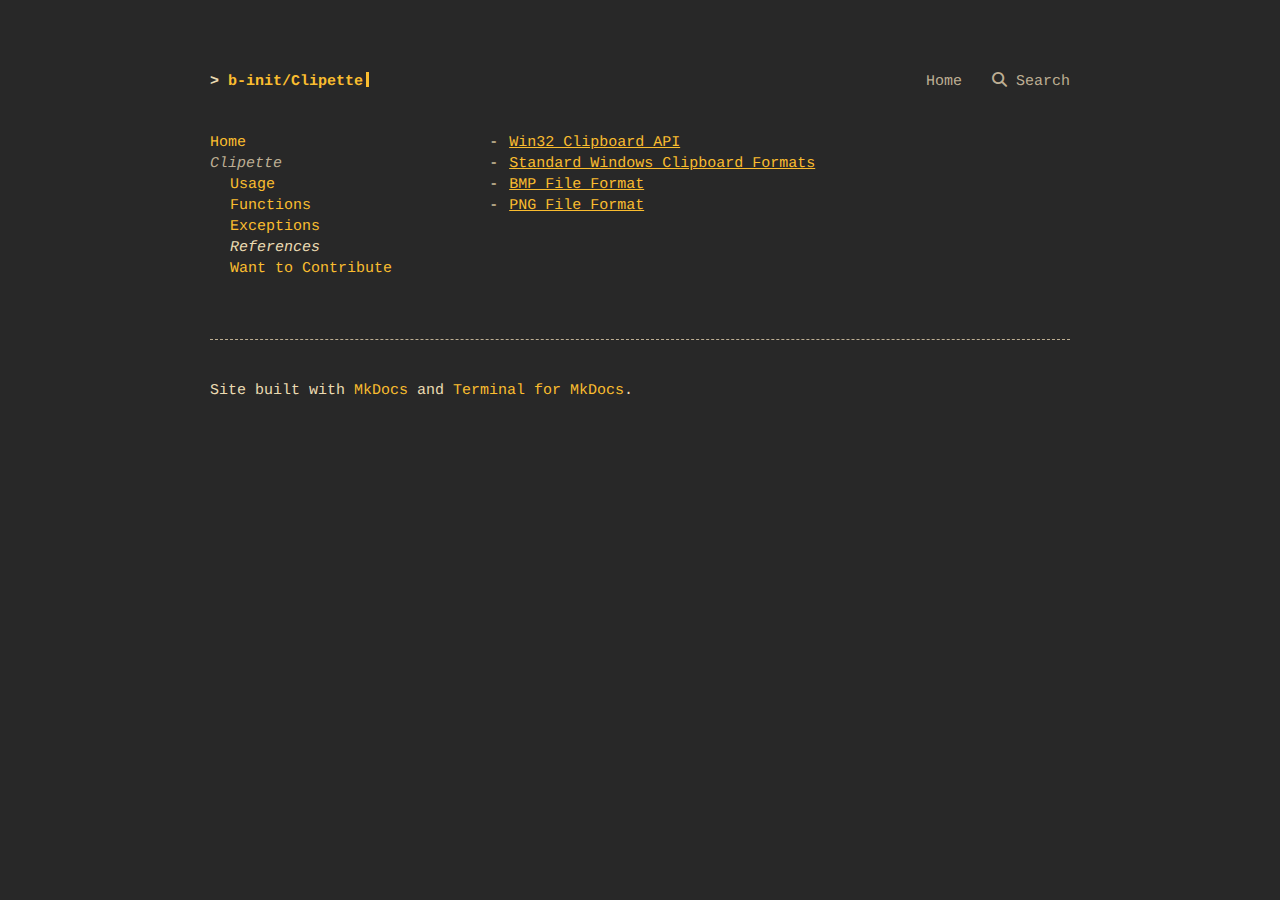
<file: references/index.html>
<!DOCTYPE html>
<html lang="en">
<head>
    
    <meta charset="UTF-8">
    <meta name="viewport" content="width=device-width, initial-scale=1.0">
    <meta http-equiv="X-UA-Compatible" content="ie=edge">
    <meta name="generator" content="mkdocs-1.5.3, mkdocs-terminal-4.4.0">
     
    
    <meta name="author" content="b-init"> 
    <link rel="icon" type="image/png" sizes="192x192" href="../img/android-chrome-192x192.png" />
<link rel="icon" type="image/png" sizes="512x512" href="../img/android-chrome-512x512.png" />
<link rel="apple-touch-icon" sizes="180x180" href="../img/apple-touch-icon.png" />
<link rel="shortcut icon" type="image/png" sizes="48x48" href="../img/favicon.ico" />
<link rel="icon" type="image/png" sizes="16x16" href="../img/favicon-16x16.png" />
<link rel="icon" type="image/png" sizes="32x32" href="../img/favicon-32x32.png" />


    
 
<title>References - b-init/Clipette</title>


<link href="../css/fontawesome/css/fontawesome.min.css" rel="stylesheet">
<link href="../css/fontawesome/css/solid.min.css" rel="stylesheet">
<link href="../css/normalize.css" rel="stylesheet">
<link href="../css/terminal.css" rel="stylesheet">
<link href="../css/theme.css" rel="stylesheet">
<link href="../css/theme.tile_grid.css" rel="stylesheet">
<link href="../css/theme.footer.css" rel="stylesheet">
<!-- gruvbox_dark color palette -->
<link href="../css/palettes/gruvbox_dark.css" rel="stylesheet">

<!-- page layout -->
<style>
/* initially set page layout to a one column grid */
.terminal-mkdocs-main-grid {
    display: grid;
    grid-column-gap: 1.4em;
    grid-template-columns: auto;
    grid-template-rows: auto;
}

/*  
*   when side navigation is not hidden, use a two column grid.  
*   if the screen is too narrow, fall back to the initial one column grid layout.
*   in this case the main content will be placed under the navigation panel. 
*/
@media only screen and (min-width: 70em) {
    .terminal-mkdocs-main-grid {
        grid-template-columns: 4fr 9fr;
    }
}</style>



    
    <link href="../extra.css" rel="stylesheet">  
    
    

    
    <!-- search css support -->
<link href="../css/search/bootstrap-modal.css" rel="stylesheet">
<!-- search scripts -->
<script>
    var base_url = "..",
    shortcuts = "{}";
</script>
<script src="../js/jquery/jquery-1.10.1.min.js" defer></script>
<script src="../js/bootstrap/bootstrap.min.js" defer></script>
<script src="../js/mkdocs/base.js" defer></script>
    
    
    
    
    <script src="../search/main.js"></script>
    

    
</head>

<body class="terminal"><div class="container">
    <div class="terminal-nav">
        <header class="terminal-logo">
            <div id="mkdocs-terminal-site-name" class="logo terminal-prompt"><a href="/" class="no-style">b-init/Clipette</a></div>
        </header>
        
        <nav class="terminal-menu">
            
            <ul vocab="https://schema.org/" typeof="BreadcrumbList">
                
                
                <li property="itemListElement" typeof="ListItem">
                    <a href=".." class="menu-item " property="item" typeof="WebPage">
                        <span property="name">Home</span>
                    </a>
                    <meta property="position" content="0">
                </li>
                
                
                
                    
                    


<li property="itemListElement" typeof="ListItem">
    <a href="#" class="menu-item" data-toggle="modal" data-target="#mkdocs_search_modal" property="item" typeof="SearchAction">
        <i aria-hidden="true" class="fa fa-search"></i> <span property="name">Search</span>
    </a>
    <meta property="position" content="1">
</li>
                    
            </ul>
            
        </nav>
    </div>
</div>
        
    <div class="container">
        <div class="terminal-mkdocs-main-grid"><aside id="terminal-mkdocs-side-panel"><nav>
  
    <ul class="terminal-mkdocs-side-nav-items">
        
          



<li class="terminal-mkdocs-side-nav-li">
    
    
    
        
        
            <a class="

    terminal-mkdocs-side-nav-item" href="..">Home</a>
        
    
    
    
  </li>
        
          



<li class="terminal-mkdocs-side-nav-li">
    
    
        
        
            
                
        

        
            
    
        
        <span class="
        
            
        
    

    terminal-mkdocs-side-nav-item--active terminal-mkdocs-side-nav-section-no-index">Clipette</span>
    
    
        
      
        
            <ul class="terminal-mkdocs-side-nav-li-ul">
        
            
            
                
                
            

             
                <li class="terminal-mkdocs-side-nav-li-ul-li">
    
        
        
            <a class="

    terminal-mkdocs-side-nav-item" href="../usage/">Usage</a>
        
    
    </li>
            
        
            
            
                
                
            

             
                <li class="terminal-mkdocs-side-nav-li-ul-li">
    
        
        
            <a class="

    terminal-mkdocs-side-nav-item" href="../functions/">Functions</a>
        
    
    </li>
            
        
            
            
                
                
            

             
                <li class="terminal-mkdocs-side-nav-li-ul-li">
    
        
        
            <a class="

    terminal-mkdocs-side-nav-item" href="../exceptions/">Exceptions</a>
        
    
    </li>
            
        
            
            
                
                
            

             
                <li class="terminal-mkdocs-side-nav-li-ul-li">
    
        
        <span class="

    terminal-mkdocs-side-nav-item--active">References</span>
    
    </li>
            
        
            
            
                
                
            

             
                <li class="terminal-mkdocs-side-nav-li-ul-li">
    
        
        
            <a class="

    terminal-mkdocs-side-nav-item" href="../Contributing-guide/">Want to Contribute</a>
        
    
    </li>
            
            
    </ul>
        
    
  </li>
        
    </ul>
  
</nav>
</aside>
            <main id="terminal-mkdocs-main-content">
<section id="mkdocs-terminal-content">
    <ul>
<li><a href="https://docs.microsoft.com/en-us/windows/win32/dataxchg/clipboard">Win32 Clipboard API</a></li>
<li><a href="https://learn.microsoft.com/en-us/windows/win32/dataxchg/standard-clipboard-formats">Standard Windows Clipboard Formats</a></li>
<li><a href="https://en.wikipedia.org/wiki/BMP_file_format">BMP File Format</a></li>
<li><a href="https://en.wikipedia.org/wiki/PNG">PNG File Format</a></li>
</ul>
</section>

            </main>
        </div>
        <hr><footer>
    <div class="terminal-mkdocs-footer-grid">
        <div id="terminal-mkdocs-footer-copyright-info">
             Site built with <a href="http://www.mkdocs.org">MkDocs</a> and <a href="https://github.com/ntno/mkdocs-terminal">Terminal for MkDocs</a>.
        </div>
    </div>
</footer>
    </div>

    
    <div class="modal" id="mkdocs_search_modal" tabindex="-1" role="alertdialog" aria-modal="true" aria-labelledby="searchModalLabel">
    <div class="modal-dialog modal-lg" role="search">
        <div class="modal-content">
            <div class="modal-header">
                <h5 class="modal-title" id="searchModalLabel">Search</h5>
                <button type="button" class="close btn btn-default btn-ghost" data-dismiss="modal"><span aria-hidden="true">x</span><span class="sr-only">Close</span></button>
            </div>
            <div class="modal-body">
                <p id="searchInputLabel">Type to start searching</p>
                <form>
                    <div class="form-group">
                        <input type="search" class="form-control" aria-labelledby="searchInputLabel" placeholder="" id="mkdocs-search-query" title="Please enter search terms here">
                    </div>
                </form>
                <div id="mkdocs-search-results" data-no-results-text="No document matches found"></div>
            </div>
            <div class="modal-footer">
            </div>
        </div>
    </div>
</div>
    
    
</body>

</html>
</file>
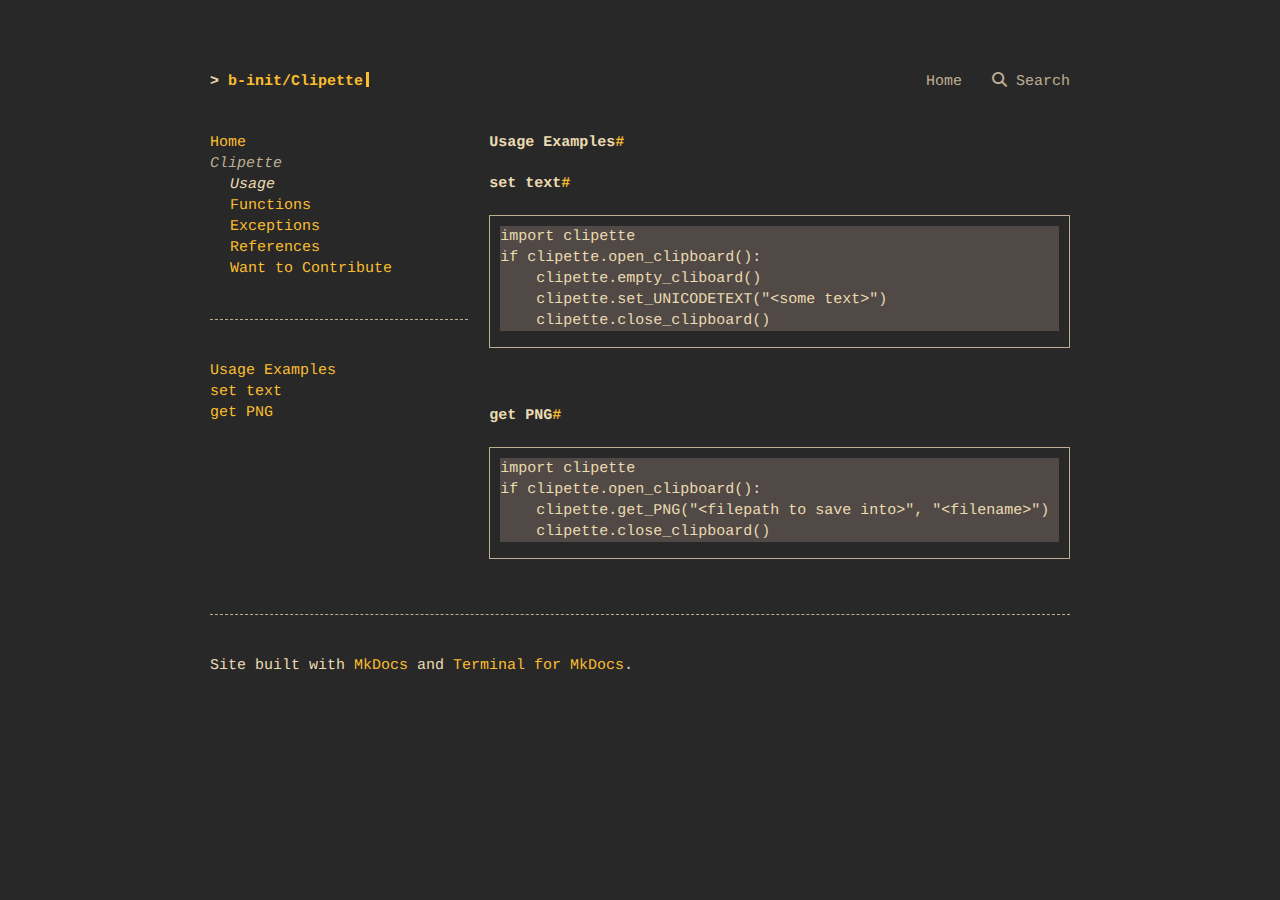
<file: usage/index.html>
<!DOCTYPE html>
<html lang="en">
<head>
    
    <meta charset="UTF-8">
    <meta name="viewport" content="width=device-width, initial-scale=1.0">
    <meta http-equiv="X-UA-Compatible" content="ie=edge">
    <meta name="generator" content="mkdocs-1.5.3, mkdocs-terminal-4.4.0">
     
    
    <meta name="author" content="b-init"> 
    <link rel="icon" type="image/png" sizes="192x192" href="../img/android-chrome-192x192.png" />
<link rel="icon" type="image/png" sizes="512x512" href="../img/android-chrome-512x512.png" />
<link rel="apple-touch-icon" sizes="180x180" href="../img/apple-touch-icon.png" />
<link rel="shortcut icon" type="image/png" sizes="48x48" href="../img/favicon.ico" />
<link rel="icon" type="image/png" sizes="16x16" href="../img/favicon-16x16.png" />
<link rel="icon" type="image/png" sizes="32x32" href="../img/favicon-32x32.png" />


    
 
<title>Usage - b-init/Clipette</title>


<link href="../css/fontawesome/css/fontawesome.min.css" rel="stylesheet">
<link href="../css/fontawesome/css/solid.min.css" rel="stylesheet">
<link href="../css/normalize.css" rel="stylesheet">
<link href="../css/terminal.css" rel="stylesheet">
<link href="../css/theme.css" rel="stylesheet">
<link href="../css/theme.tile_grid.css" rel="stylesheet">
<link href="../css/theme.footer.css" rel="stylesheet">
<!-- gruvbox_dark color palette -->
<link href="../css/palettes/gruvbox_dark.css" rel="stylesheet">

<!-- page layout -->
<style>
/* initially set page layout to a one column grid */
.terminal-mkdocs-main-grid {
    display: grid;
    grid-column-gap: 1.4em;
    grid-template-columns: auto;
    grid-template-rows: auto;
}

/*  
*   when side navigation is not hidden, use a two column grid.  
*   if the screen is too narrow, fall back to the initial one column grid layout.
*   in this case the main content will be placed under the navigation panel. 
*/
@media only screen and (min-width: 70em) {
    .terminal-mkdocs-main-grid {
        grid-template-columns: 4fr 9fr;
    }
}</style>



    
    <link href="../extra.css" rel="stylesheet">  
    
    

    
    <!-- search css support -->
<link href="../css/search/bootstrap-modal.css" rel="stylesheet">
<!-- search scripts -->
<script>
    var base_url = "..",
    shortcuts = "{}";
</script>
<script src="../js/jquery/jquery-1.10.1.min.js" defer></script>
<script src="../js/bootstrap/bootstrap.min.js" defer></script>
<script src="../js/mkdocs/base.js" defer></script>
    
    
    
    
    <script src="../search/main.js"></script>
    

    
</head>

<body class="terminal"><div class="container">
    <div class="terminal-nav">
        <header class="terminal-logo">
            <div id="mkdocs-terminal-site-name" class="logo terminal-prompt"><a href="/" class="no-style">b-init/Clipette</a></div>
        </header>
        
        <nav class="terminal-menu">
            
            <ul vocab="https://schema.org/" typeof="BreadcrumbList">
                
                
                <li property="itemListElement" typeof="ListItem">
                    <a href=".." class="menu-item " property="item" typeof="WebPage">
                        <span property="name">Home</span>
                    </a>
                    <meta property="position" content="0">
                </li>
                
                
                
                    
                    


<li property="itemListElement" typeof="ListItem">
    <a href="#" class="menu-item" data-toggle="modal" data-target="#mkdocs_search_modal" property="item" typeof="SearchAction">
        <i aria-hidden="true" class="fa fa-search"></i> <span property="name">Search</span>
    </a>
    <meta property="position" content="1">
</li>
                    
            </ul>
            
        </nav>
    </div>
</div>
        
    <div class="container">
        <div class="terminal-mkdocs-main-grid"><aside id="terminal-mkdocs-side-panel"><nav>
  
    <ul class="terminal-mkdocs-side-nav-items">
        
          



<li class="terminal-mkdocs-side-nav-li">
    
    
    
        
        
            <a class="

    terminal-mkdocs-side-nav-item" href="..">Home</a>
        
    
    
    
  </li>
        
          



<li class="terminal-mkdocs-side-nav-li">
    
    
        
        
            
                
        

        
            
    
        
        <span class="
        
            
        
    

    terminal-mkdocs-side-nav-item--active terminal-mkdocs-side-nav-section-no-index">Clipette</span>
    
    
        
      
        
            <ul class="terminal-mkdocs-side-nav-li-ul">
        
            
            
                
                
            

             
                <li class="terminal-mkdocs-side-nav-li-ul-li">
    
        
        <span class="

    terminal-mkdocs-side-nav-item--active">Usage</span>
    
    </li>
            
        
            
            
                
                
            

             
                <li class="terminal-mkdocs-side-nav-li-ul-li">
    
        
        
            <a class="

    terminal-mkdocs-side-nav-item" href="../functions/">Functions</a>
        
    
    </li>
            
        
            
            
                
                
            

             
                <li class="terminal-mkdocs-side-nav-li-ul-li">
    
        
        
            <a class="

    terminal-mkdocs-side-nav-item" href="../exceptions/">Exceptions</a>
        
    
    </li>
            
        
            
            
                
                
            

             
                <li class="terminal-mkdocs-side-nav-li-ul-li">
    
        
        
            <a class="

    terminal-mkdocs-side-nav-item" href="../references/">References</a>
        
    
    </li>
            
        
            
            
                
                
            

             
                <li class="terminal-mkdocs-side-nav-li-ul-li">
    
        
        
            <a class="

    terminal-mkdocs-side-nav-item" href="../Contributing-guide/">Want to Contribute</a>
        
    
    </li>
            
            
    </ul>
        
    
  </li>
        
    </ul>
  
</nav><hr>
<nav>
    <ul>
        <li><a href="#usage-examples">Usage Examples</a></li>
        <li><a href="#set-text">set text</a></li><li><a href="#get-png">get PNG</a></li>
    </ul>
</nav>
</aside>
            <main id="terminal-mkdocs-main-content">
<section id="mkdocs-terminal-content">
    <h1 id="usage-examples">Usage Examples<a class="headerlink" href="#usage-examples" title="Permanent link">#</a></h1>
<h2 id="set-text">set text<a class="headerlink" href="#set-text" title="Permanent link">#</a></h2>
<pre><code class="language-py">import clipette
if clipette.open_clipboard():
    clipette.empty_cliboard()
    clipette.set_UNICODETEXT(&quot;&lt;some text&gt;&quot;)
    clipette.close_clipboard()
</code></pre>
<p>&nbsp;</p>
<h2 id="get-png">get PNG<a class="headerlink" href="#get-png" title="Permanent link">#</a></h2>
<pre><code class="language-py">import clipette
if clipette.open_clipboard():
    clipette.get_PNG(&quot;&lt;filepath to save into&gt;&quot;, &quot;&lt;filename&gt;&quot;)
    clipette.close_clipboard()
</code></pre>
</section>

            </main>
        </div>
        <hr><footer>
    <div class="terminal-mkdocs-footer-grid">
        <div id="terminal-mkdocs-footer-copyright-info">
             Site built with <a href="http://www.mkdocs.org">MkDocs</a> and <a href="https://github.com/ntno/mkdocs-terminal">Terminal for MkDocs</a>.
        </div>
    </div>
</footer>
    </div>

    
    <div class="modal" id="mkdocs_search_modal" tabindex="-1" role="alertdialog" aria-modal="true" aria-labelledby="searchModalLabel">
    <div class="modal-dialog modal-lg" role="search">
        <div class="modal-content">
            <div class="modal-header">
                <h5 class="modal-title" id="searchModalLabel">Search</h5>
                <button type="button" class="close btn btn-default btn-ghost" data-dismiss="modal"><span aria-hidden="true">x</span><span class="sr-only">Close</span></button>
            </div>
            <div class="modal-body">
                <p id="searchInputLabel">Type to start searching</p>
                <form>
                    <div class="form-group">
                        <input type="search" class="form-control" aria-labelledby="searchInputLabel" placeholder="" id="mkdocs-search-query" title="Please enter search terms here">
                    </div>
                </form>
                <div id="mkdocs-search-results" data-no-results-text="No document matches found"></div>
            </div>
            <div class="modal-footer">
            </div>
        </div>
    </div>
</div>
    
    
</body>

</html>
</file>
<file: css/terminal.css>
/*! terminal.css 0.7.2 | MIT License | github.com/Gioni06/terminal.css */

* {
    box-sizing: border-box;
    text-rendering: geometricPrecision
}

::-moz-selection {
    background: var(--primary-color);
    color: var(--invert-font-color)
}

::selection {
    background: var(--primary-color);
    color: var(--invert-font-color)
}

body {
    font-size: var(--global-font-size);
    color: var(--font-color);
    line-height: var(--global-line-height);
    margin: 0;
    font-family: var(--font-stack);
    word-wrap: break-word;
    background-color: var(--background-color)
}

.logo,
h1,
h2,
h3,
h4,
h5,
h6 {
    line-height: var(--global-line-height)
}

a {
    cursor: pointer;
    color: var(--primary-color);
    text-decoration: none
}

a:hover {
    background-color: var(--primary-color);
    color: var(--invert-font-color)
}

em {
    font-size: var(--global-font-size);
    font-style: italic;
    font-family: var(--font-stack);
    color: var(--font-color)
}

blockquote,
code,
em,
strong {
    line-height: var(--global-line-height)
}

.logo,
blockquote,
code,
footer,
h1,
h2,
h3,
h4,
h5,
h6,
header,
li,
ol,
p,
section,
ul {
    float: none;
    margin: 0;
    padding: 0
}

.logo,
blockquote,
h1,
ol,
p,
ul {
    margin-top: calc(var(--global-space) * 2);
    margin-bottom: calc(var(--global-space) * 2)
}

.logo,
h1 {
    position: relative;
    display: inline-block;
    display: table-cell;
    padding: calc(var(--global-space) * 2) 0 calc(var(--global-space) * 2);
    margin: 0;
    overflow: hidden;
    font-weight: 600
}

h1::after {
    content: "====================================================================================================";
    position: absolute;
    bottom: 5px;
    left: 0;
    display: var(--display-h1-decoration)
}

.logo+*,
h1+* {
    margin-top: 0
}

h2,
h3,
h4,
h5,
h6 {
    position: relative;
    margin-bottom: var(--global-line-height);
    font-weight: 600
}

blockquote {
    position: relative;
    padding-left: calc(var(--global-space) * 2);
    padding-left: 2ch;
    overflow: hidden
}

blockquote::after {
    content: ">\A>\A>\A>\A>\A>\A>\A>\A>\A>\A>\A>\A>\A>\A>\A>\A>\A>\A>\A>\A>\A>\A>\A>\A>\A>\A>\A>\A>\A>\A>\A>\A>\A>\A>\A>\A>\A>\A>\A>\A>\A>\A>\A>\A>\A>\A>\A>\A>\A>\A>\A>\A>\A>\A>\A>\A>\A>\A>\A>\A>\A>\A>\A>\A>\A>\A>\A>\A>\A>\A>\A>\A>\A>\A>\A>\A>\A>\A>\A>\A>\A>\A>\A>\A>\A>\A>\A>\A>\A>\A>\A>\A>\A>\A>\A>\A>\A>\A>\A>";
    white-space: pre;
    position: absolute;
    top: 0;
    left: 0;
    line-height: var(--global-line-height);
    color: #9ca2ab
}

code {
    font-weight: inherit;
    background-color: var(--code-bg-color);
    font-family: var(--mono-font-stack)
}

code::after,
code::before {
    content: "`";
    display: inline
}

pre code::after,
pre code::before {
    content: ""
}

pre {
    display: block;
    word-break: break-all;
    word-wrap: break-word;
    color: var(--secondary-color);
    background-color: var(--background-color);
    border: 1px solid var(--secondary-color);
    padding: var(--global-space);
    white-space: pre-wrap;
    white-space: -moz-pre-wrap;
    white-space: -pre-wrap;
    white-space: -o-pre-wrap
}

pre code {
    overflow-x: scroll;
    padding: 0;
    margin: 0;
    display: inline-block;
    min-width: 100%;
    font-family: var(--mono-font-stack)
}

.terminal .logo,
.terminal blockquote,
.terminal code,
.terminal h1,
.terminal h2,
.terminal h3,
.terminal h4,
.terminal h5,
.terminal h6,
.terminal strong {
    font-size: var(--global-font-size);
    font-style: normal;
    font-family: var(--font-stack);
    color: var(--font-color)
}

.terminal-prompt {
    position: relative;
    white-space: nowrap
}

.terminal-prompt::before {
    content: "> "
}

.terminal-prompt::after {
    content: "";
    -webkit-animation: cursor .8s infinite;
    animation: cursor .8s infinite;
    background: var(--primary-color);
    border-radius: 0;
    display: inline-block;
    height: 1em;
    margin-left: .2em;
    width: 3px;
    bottom: -2px;
    position: relative
}

@-webkit-keyframes cursor {
    0% {
        opacity: 0
    }
    50% {
        opacity: 1
    }
    to {
        opacity: 0
    }
}

@keyframes cursor {
    0% {
        opacity: 0
    }
    50% {
        opacity: 1
    }
    to {
        opacity: 0
    }
}

li,
li>ul>li {
    position: relative;
    display: block;
    padding-left: calc(var(--global-space) * 2)
}

nav>ul>li {
    padding-left: 0
}

li::after {
    position: absolute;
    top: 0;
    left: 0
}

ul>li::after {
    content: "-"
}

nav ul>li::after {
    content: ""
}

ol li::before {
    content: counters(item, ".") ". ";
    counter-increment: item
}

ol ol li::before {
    content: counters(item, ".") " ";
    counter-increment: item
}

.terminal-menu li::after,
.terminal-menu li::before {
    display: none
}

ol {
    counter-reset: item
}

ol li:nth-child(n+10)::after {
    left: -7px
}

ol ol {
    margin-top: 0;
    margin-bottom: 0
}

.terminal-menu {
    width: 100%
}

.terminal-nav {
    display: flex;
    flex-direction: column;
    align-items: flex-start
}

ul ul {
    margin-top: 0;
    margin-bottom: 0
}

.terminal-menu ul {
    list-style-type: none;
    padding: 0!important;
    display: flex;
    flex-direction: column;
    width: 100%;
    flex-grow: 1;
    font-size: var(--global-font-size);
    margin-top: 0
}

.terminal-menu li {
    display: flex;
    margin: 0 0 .5em 0;
    padding: 0
}

ol.terminal-toc li {
    border-bottom: 1px dotted var(--secondary-color);
    padding: 0;
    margin-bottom: 15px
}

.terminal-menu li:last-child {
    margin-bottom: 0
}

ol.terminal-toc li a {
    margin: 4px 4px 4px 0;
    background: var(--background-color);
    position: relative;
    top: 6px;
    text-align: left;
    padding-right: 4px
}

.terminal-menu li a:not(.btn) {
    text-decoration: none;
    display: block;
    width: 100%;
    border: none;
    color: var(--secondary-color)
}

.terminal-menu li a.active {
    color: var(--font-color)
}

.terminal-menu li a:hover {
    background: 0 0;
    color: inherit
}

ol.terminal-toc li::before {
    content: counters(item, ".") ". ";
    counter-increment: item;
    position: absolute;
    right: 0;
    background: var(--background-color);
    padding: 4px 0 4px 4px;
    bottom: -8px
}

ol.terminal-toc li a:hover {
    background: var(--primary-color);
    color: var(--invert-font-color)
}

hr {
    position: relative;
    overflow: hidden;
    margin: calc(var(--global-space) * 4) 0;
    border: 0;
    border-bottom: 1px dashed var(--secondary-color)
}

p {
    margin: 0 0 var(--global-line-height);
    color: var(--global-font-color)
}

.container {
    max-width: var(--page-width)
}

.container,
.container-fluid {
    margin: 0 auto;
    padding: 0 calc(var(--global-space) * 2)
}

img {
    width: 100%
}

.progress-bar {
    height: 8px;
    background-color: var(--progress-bar-background);
    margin: 12px 0
}

.progress-bar.progress-bar-show-percent {
    margin-top: 38px
}

.progress-bar-filled {
    background-color: var(--progress-bar-fill);
    height: 100%;
    transition: width .3s ease;
    position: relative;
    width: 0
}

.progress-bar-filled::before {
    content: "";
    border: 6px solid transparent;
    border-top-color: var(--progress-bar-fill);
    position: absolute;
    top: -12px;
    right: -6px
}

.progress-bar-filled::after {
    color: var(--progress-bar-fill);
    content: attr(data-filled);
    display: block;
    font-size: 12px;
    white-space: nowrap;
    position: absolute;
    border: 6px solid transparent;
    top: -38px;
    right: 0;
    transform: translateX(50%)
}

.progress-bar-no-arrow>.progress-bar-filled::after,
.progress-bar-no-arrow>.progress-bar-filled::before {
    content: "";
    display: none;
    visibility: hidden;
    opacity: 0
}

table {
    width: 100%;
    border-collapse: collapse;
    margin: var(--global-line-height) 0;
    color: var(--font-color);
    font-size: var(--global-font-size)
}

table td,
table th {
    vertical-align: top;
    border: 1px solid var(--font-color);
    line-height: var(--global-line-height);
    padding: calc(var(--global-space)/ 2);
    font-size: 1em
}

table thead th {
    font-size: 1em
}

table tfoot tr th {
    font-weight: 500
}

table caption {
    font-size: 1em;
    margin: 0 0 1em 0
}

table tbody td:first-child {
    font-weight: 700;
    color: var(--secondary-color)
}

.form {
    width: 100%
}

fieldset {
    border: 1px solid var(--font-color);
    padding: 1em
}

label {
    font-size: 1em;
    color: var(--font-color)
}

input[type=email],
input[type=number],
input[type=password],
input[type=search],
input[type=text] {
    border: 1px var(--input-style) var(--font-color);
    width: 100%;
    padding: .7em .5em;
    font-size: 1em;
    font-family: var(--font-stack);
    -webkit-appearance: none;
    border-radius: 0
}

input[type=email]:active,
input[type=email]:focus,
input[type=number]:active,
input[type=number]:focus,
input[type=password]:active,
input[type=password]:focus,
input[type=search]:active,
input[type=search]:focus,
input[type=text]:active,
input[type=text]:focus {
    outline: 0;
    -webkit-appearance: none;
    border: 1px solid var(--font-color)
}

input[type=email]:not(:placeholder-shown):invalid,
input[type=number]:not(:placeholder-shown):invalid,
input[type=password]:not(:placeholder-shown):invalid,
input[type=search]:not(:placeholder-shown):invalid,
input[type=text]:not(:placeholder-shown):invalid {
    border-color: var(--error-color)
}

input,
textarea {
    color: var(--font-color);
    background-color: var(--background-color)
}

input::-webkit-input-placeholder,
textarea::-webkit-input-placeholder {
    color: var(--secondary-color)!important;
    opacity: 1
}

input::-moz-placeholder,
textarea::-moz-placeholder {
    color: var(--secondary-color)!important;
    opacity: 1
}

input:-ms-input-placeholder,
textarea:-ms-input-placeholder {
    color: var(--secondary-color)!important;
    opacity: 1
}

input::-ms-input-placeholder,
textarea::-ms-input-placeholder {
    color: var(--secondary-color)!important;
    opacity: 1
}

input::placeholder,
textarea::placeholder {
    color: var(--secondary-color)!important;
    opacity: 1
}

textarea {
    height: auto;
    width: 100%;
    resize: none;
    border: 1px var(--input-style) var(--font-color);
    padding: .5em;
    font-size: 1em;
    font-family: var(--font-stack);
    -webkit-appearance: none;
    border-radius: 0
}

textarea:focus {
    outline: 0;
    -webkit-appearance: none;
    border: 1px solid var(--font-color)
}

textarea:not(:placeholder-shown):invalid {
    border-color: var(--error-color)
}

input:-webkit-autofill,
input:-webkit-autofill:focus textarea:-webkit-autofill,
input:-webkit-autofill:hover,
select:-webkit-autofill,
select:-webkit-autofill:focus,
select:-webkit-autofill:hover,
textarea:-webkit-autofill:hover textarea:-webkit-autofill:focus {
    border: 1px solid var(--font-color);
    -webkit-text-fill-color: var(--font-color);
    box-shadow: 0 0 0 1000px var(--invert-font-color) inset;
    -webkit-box-shadow: 0 0 0 1000px var(--invert-font-color) inset;
    transition: background-color 5000s ease-in-out 0s
}

.form-group {
    margin-bottom: var(--global-line-height);
    overflow: auto
}

.btn {
    border-style: solid;
    border-width: 1px;
    display: inline-flex;
    align-items: center;
    justify-content: center;
    cursor: pointer;
    outline: 0;
    padding: .65em 2em;
    font-size: 1em;
    font-family: inherit;
    -webkit-user-select: none;
    -moz-user-select: none;
    -ms-user-select: none;
    user-select: none;
    position: relative;
    z-index: 1
}

.btn:active {
    box-shadow: none
}

.btn.btn-ghost {
    border-color: var(--font-color);
    color: var(--font-color);
    background-color: transparent
}

.btn.btn-ghost:focus,
.btn.btn-ghost:hover {
    border-color: var(--tertiary-color);
    color: var(--tertiary-color);
    z-index: 2
}

.btn.btn-ghost:hover {
    background-color: transparent
}

.btn-block {
    width: 100%;
    display: flex
}

.btn-default {
    background-color: var(--font-color);
    border-color: var(--invert-font-color);
    color: var(--invert-font-color)
}

.btn-default:focus:not(.btn-ghost),
.btn-default:hover {
    background-color: var(--secondary-color);
    color: var(--invert-font-color)
}

.btn-default.btn-ghost:focus,
.btn-default.btn-ghost:hover {
    border-color: var(--secondary-color);
    color: var(--secondary-color);
    z-index: 2
}

.btn-error {
    color: var(--invert-font-color);
    background-color: var(--error-color);
    border: 1px solid var(--error-color)
}

.btn-error:focus:not(.btn-ghost),
.btn-error:hover {
    background-color: var(--error-color);
    border-color: var(--error-color)
}

.btn-error.btn-ghost {
    border-color: var(--error-color);
    color: var(--error-color)
}

.btn-error.btn-ghost:focus,
.btn-error.btn-ghost:hover {
    border-color: var(--error-color);
    color: var(--error-color);
    z-index: 2
}

.btn-primary {
    color: var(--invert-font-color);
    background-color: var(--primary-color);
    border: 1px solid var(--primary-color)
}

.btn-primary:focus:not(.btn-ghost),
.btn-primary:hover {
    background-color: var(--primary-color);
    border-color: var(--primary-color)
}

.btn-primary.btn-ghost {
    border-color: var(--primary-color);
    color: var(--primary-color)
}

.btn-primary.btn-ghost:focus,
.btn-primary.btn-ghost:hover {
    border-color: var(--primary-color);
    color: var(--primary-color);
    z-index: 2
}

.btn-small {
    padding: .5em 1.3em!important;
    font-size: .9em!important
}

.btn-group {
    overflow: auto
}

.btn-group .btn {
    float: left
}

.btn-group .btn-ghost:not(:first-child) {
    margin-left: -1px
}

.terminal-card {
    border: 1px solid var(--secondary-color)
}

.terminal-card>header {
    color: var(--invert-font-color);
    text-align: center;
    background-color: var(--secondary-color);
    padding: .5em 0
}

.terminal-card>div:first-of-type {
    padding: var(--global-space)
}

.terminal-timeline {
    position: relative;
    padding-left: 70px
}

.terminal-timeline::before {
    content: ' ';
    background: var(--secondary-color);
    display: inline-block;
    position: absolute;
    left: 35px;
    width: 2px;
    height: 100%;
    z-index: 400
}

.terminal-timeline .terminal-card {
    margin-bottom: 25px
}

.terminal-timeline .terminal-card::before {
    content: ' ';
    background: var(--invert-font-color);
    border: 2px solid var(--secondary-color);
    display: inline-block;
    position: absolute;
    margin-top: 25px;
    left: 26px;
    width: 15px;
    height: 15px;
    z-index: 400
}

.terminal-alert {
    color: var(--font-color);
    padding: 1em;
    border: 1px solid var(--font-color);
    margin-bottom: var(--global-space)
}

.terminal-alert-error {
    color: var(--error-color);
    border-color: var(--error-color)
}

.terminal-alert-primary {
    color: var(--primary-color);
    border-color: var(--primary-color)
}

@media screen and (max-width:960px) {
    label {
        display: block;
        width: 100%
    }
    pre::-webkit-scrollbar {
        height: 3px
    }
}

@media screen and (max-width:480px) {
    form {
        width: 100%
    }
}

@media only screen and (min-width:30em) {
    .terminal-nav {
        flex-direction: row;
        align-items: center
    }
    .terminal-menu ul {
        flex-direction: row;
        justify-items: flex-end;
        align-items: center;
        justify-content: flex-end;
        margin-top: calc(var(--global-space) * 2)
    }
    .terminal-menu li {
        margin: 0;
        margin-right: 2em
    }
    .terminal-menu li:last-child {
        margin-right: 0
    }
}

.terminal-media:not(:last-child) {
    margin-bottom: 1.25rem
}

.terminal-media-left {
    padding-right: var(--global-space)
}

.terminal-media-left,
.terminal-media-right {
    display: table-cell;
    vertical-align: top
}

.terminal-media-right {
    padding-left: var(--global-space)
}

.terminal-media-body {
    display: table-cell;
    vertical-align: top
}

.terminal-media-heading {
    font-size: 1em;
    font-weight: 700
}

.terminal-media-content {
    margin-top: .3rem
}

.terminal-placeholder {
    background-color: var(--secondary-color);
    text-align: center;
    color: var(--font-color);
    font-size: 1rem;
    border: 1px solid var(--secondary-color)
}

figure>img {
    padding: 0
}

.terminal-avatarholder {
    width: calc(var(--global-space) * 5);
    height: calc(var(--global-space) * 5)
}

.terminal-avatarholder img {
    padding: 0
}

figure {
    margin: 0
}

figure>figcaption {
    color: var(--secondary-color);
    text-align: center
}

.hljs {
    display: block;
    overflow-x: auto;
    padding: .5em;
    background: var(--block-background-color);
    color: var(--font-color)
}

.hljs-comment,
.hljs-quote {
    color: var(--secondary-color)
}

.hljs-variable {
    color: var(--font-color)
}

.hljs-built_in,
.hljs-keyword,
.hljs-name,
.hljs-selector-tag,
.hljs-tag {
    color: var(--primary-color)
}

.hljs-addition,
.hljs-attribute,
.hljs-literal,
.hljs-section,
.hljs-string,
.hljs-template-tag,
.hljs-template-variable,
.hljs-title,
.hljs-type {
    color: var(--secondary-color)
}

.hljs-string {
    color: var(--secondary-color)
}

.hljs-deletion,
.hljs-meta,
.hljs-selector-attr,
.hljs-selector-pseudo {
    color: var(--primary-color)
}

.hljs-doctag {
    color: var(--secondary-color)
}

.hljs-attr {
    color: var(--primary-color)
}

.hljs-bullet,
.hljs-link,
.hljs-symbol {
    color: var(--primary-color)
}

.hljs-emphasis {
    font-style: italic
}

.hljs-strong {
    font-weight: 700
}
</file>
<file: css/theme.css>
/*! Terminal for MkDocs | MIT License | github.com/ntno/mkdocs-terminal */
/*! terminal.css 0.7.2  | MIT License | github.com/Gioni06/terminal.css */

body {
    padding-top: 50px;
    padding-bottom: 50px;
}

/* underline links in main content (except header anchor links) */
#terminal-mkdocs-main-content a:not(.headerlink){
    text-decoration: underline;
}

/* do not underline button links */
a.btn {
    text-decoration: none !important;
}

.terminal-mkdocs-side-nav-item--active {
    font-style: italic;
}

.terminal-mkdocs-side-nav-section-no-index {
    color: var(--secondary-color);
}

.terminal-mkdocs-pad-to-match-side-nav {
    padding-top: calc(var(--global-space) * 2);
}

.terminal-mkdocs-thin-border {
    border: solid !important;
    border-color: var(--secondary-color) !important;
    border-width: thin !important;
}

.terminal-mkdocs-macro-error-banner {
    border-style: solid;
    border-width: 1px;
    display: inline-flex;
    align-items: center;
    justify-content: center;
    padding: .65em 2em;
    border-color: var(--error-color);
    color: var(--error-color);
}
/* ***************************************************************** */
/* Terminal.css Overrides */
/* ***************************************************************** */

/* don't display backticks on `code` items, just highlight */
code::after,
code::before {
    content: "" !important;
    display: inline;
}

/*! terminal.css | MIT License |  https://github.com/Gioni06/terminal.css/pull/36 */
blockquote > *:last-child {
    margin-bottom: 0;
}
</file>
<file: css/theme.tile_grid.css>
/*! Terminal for MkDocs | MIT License | github.com/ntno/mkdocs-terminal */

.terminal-mkdocs-tile-grid {
    display: grid;
    grid-gap: 1em;
    grid-template-rows: auto;
    grid-template-columns: repeat(
        auto-fit,
        minmax(calc(var(--page-width) / 6), 1fr)
    );
}

/* center link text within the tile */
.terminal-mkdocs-tile {
    border: none;
    text-align: center;
}

/* center images within the tile */
.terminal-mkdocs-tile div > figure > img,
.terminal-mkdocs-tile div > figure > a > img {
    display: block;
    margin-left: auto;
    margin-right: auto;
}
</file>
<file: css/theme.footer.css>
/* grid for footer */
.terminal-mkdocs-footer-grid {
    display: grid;
    grid-row-gap: 2em;
    grid-column-gap: 2em;
    grid-template-columns: auto;
    grid-template-rows: auto;
}

/* place prev/next links to the right of copyright info when screen is wide enough */
@media only screen and (min-width: 50em) {
    .terminal-mkdocs-footer-grid {
        grid-template-columns: 6fr 3fr;
    }
    #terminal-mkdocs-footer-prev-next {
        text-align: right;
    }
}

#terminal-mkdocs-footer-copyright-info{
    text-align: left;
}
</file>
<file: css/palettes/gruvbox_dark.css>
/*! gruvbox_dark.css | MIT License | github.com/Gioni06/terminal.css/issues/9 */

:root {
    /* Background */
    --gb-dm-bg0: #282828;
    --gb-dm-bg0-hard: #1d2021;
    --gb-dm-bg0-soft: #32302f;
    --gb-dm-bg1: #3c3836;
    --gb-dm-bg2: #504945;
    --gb-dm-bg3: #665c54;
    --gb-dm-bg4: #7c6f64;

    /* Foreground */
    --gb-dm-fg0: #fbf1c7;
    --gb-dm-fg1: #ebdbb2;
    --gb-dm-fg2: #d5c4a1;
    --gb-dm-fg3: #bdae93;
    --gb-dm-fg4: #a89984;

    /* Colors */
    --gb-dm-dark-red: #cc241d;
    --gb-dm-dark-green: #98971a;
    --gb-dm-dark-yellow: #d79921;
    --gb-dm-dark-blue: #458588;
    --gb-dm-dark-purple: #b16286;
    --gb-dm-dark-aqua: #689d6a;
    --gb-dm-dark-orange: #d65d0e;
    --gb-dm-dark-gray: #928374;

    --gb-dm-light-red: #fb4934;
    --gb-dm-light-green: #b8bb26;
    --gb-dm-light-yellow: #fabd2f;
    --gb-dm-light-blue: #83a598;
    --gb-dm-light-purple: #d3869b;
    --gb-dm-light-aqua: #8ec07c;
    --gb-dm-light-orange: #f38019;
    --gb-dm-light-gray: #a89984;

    --global-font-size:        15px;
    --global-line-height:      1.4em;
    --global-space:            10px;
    --font-stack:              Menlo, Monaco, Lucida Console, Liberation Mono, DejaVu Sans Mono, Bitstream Vera Sans Mono, Courier New, monospace, serif;
    --mono-font-stack:         Menlo, Monaco, Lucida Console, Liberation Mono, DejaVu Sans Mono, Bitstream Vera Sans Mono, Courier New, monospace, serif;
    --background-color:        var(--gb-dm-bg0);
    --page-width:              60em;
    --font-color:              var(--gb-dm-fg1);
    --invert-font-color:       var(--gb-dm-bg0-hard);
    --primary-color:           var(--gb-dm-light-yellow);
    --secondary-color:         var(--gb-dm-fg3);
    --tertiary-color:          var(--gb-dm-light-gray);
    --error-color:             var(--gb-dm-light-red);
    --progress-bar-background: var(--gb-dm-bg2);
    --progress-bar-fill:       var(--gb-dm-fg2);
    --code-bg-color:           var(--gb-dm-bg2);
    --input-style:             solid;
    --display-h1-decoration:   none;
}
</file>
<file: extra.css>
pre code {
    overflow-x: hidden;
}
</file>
<file: css/fontawesome/css/solid.min.css>
/*!
 * Font Awesome Free 6.2.1 by @fontawesome - https://fontawesome.com
 * License - https://fontawesome.com/license/free (Icons: CC BY 4.0, Fonts: SIL OFL 1.1, Code: MIT License)
 * Copyright 2022 Fonticons, Inc.
 */
:host,:root{--fa-style-family-classic:"Font Awesome 6 Free";--fa-font-solid:normal 900 1em/1 "Font Awesome 6 Free"}@font-face{font-family:"Font Awesome 6 Free";font-style:normal;font-weight:900;font-display:block;src:url(../webfonts/fa-solid-900.woff2) format("woff2"),url(../webfonts/fa-solid-900.ttf) format("truetype")}.fa-solid,.fas{font-weight:900}
</file>
